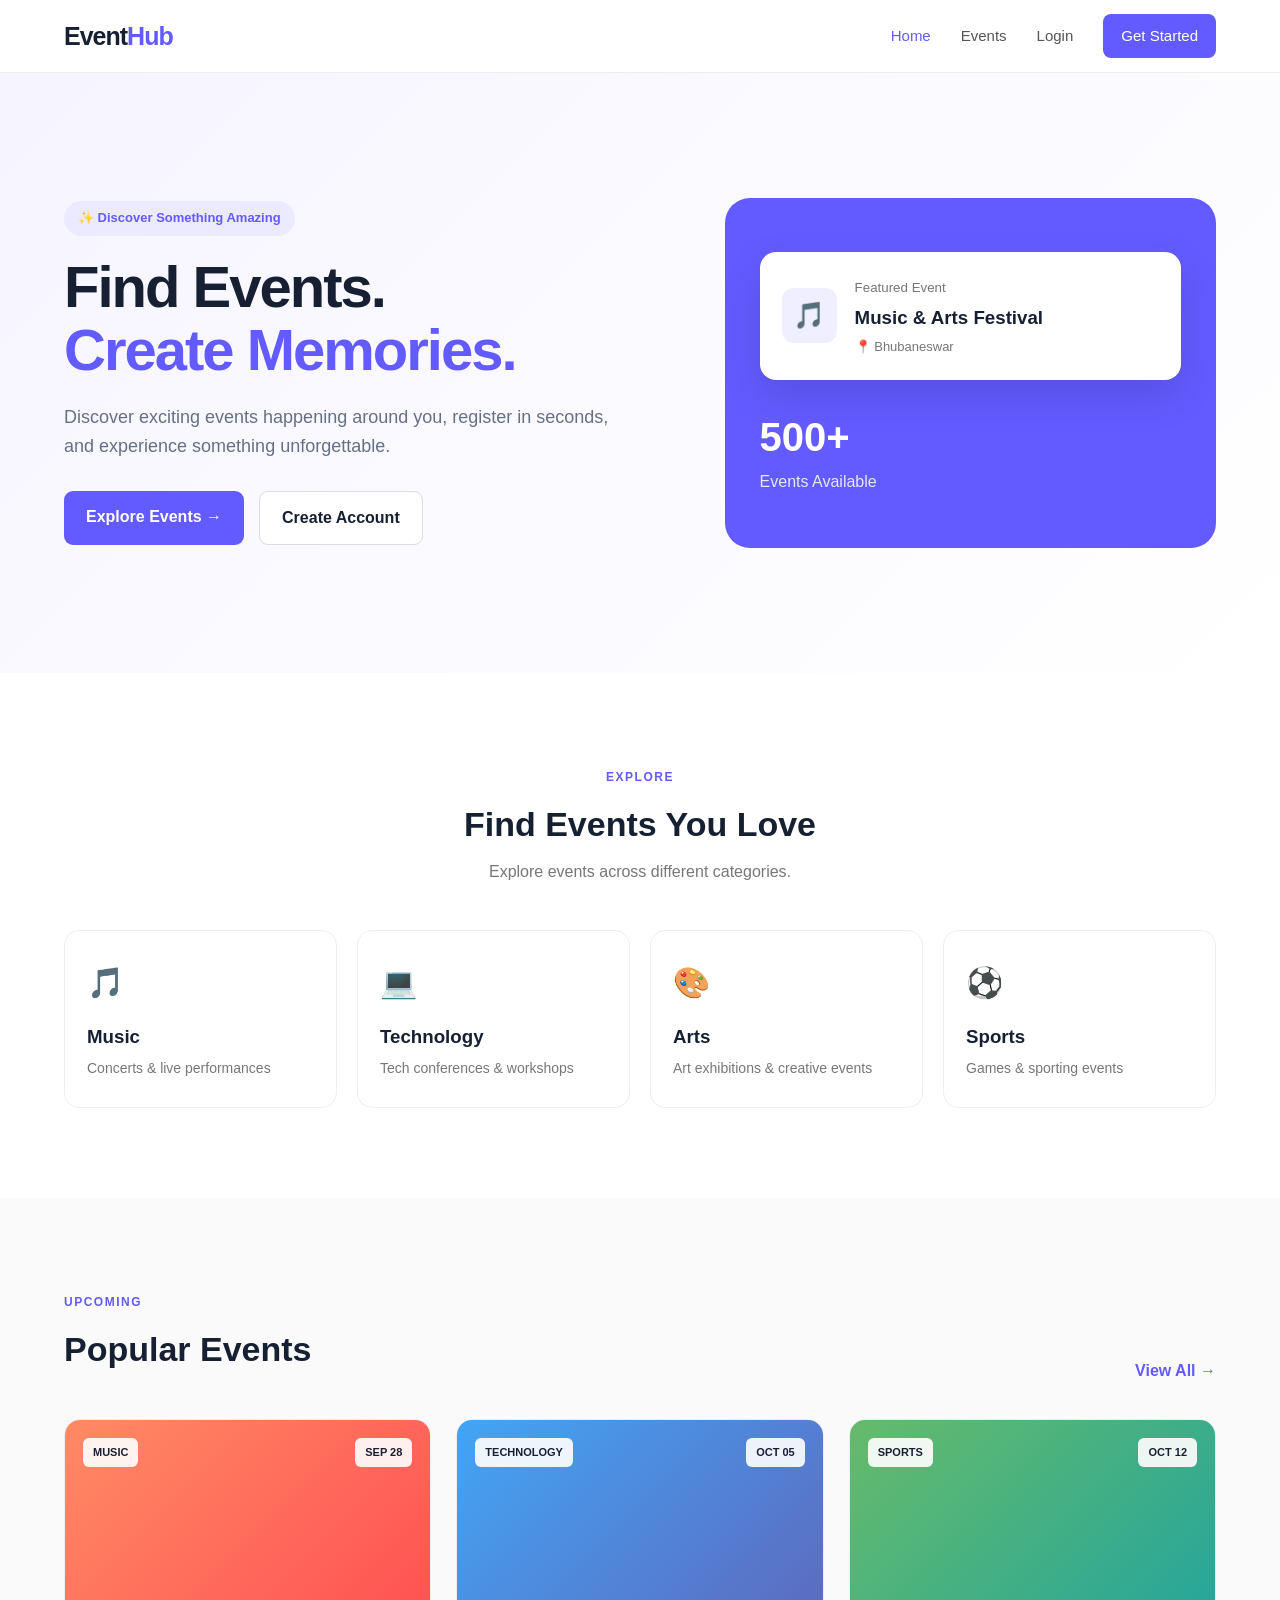
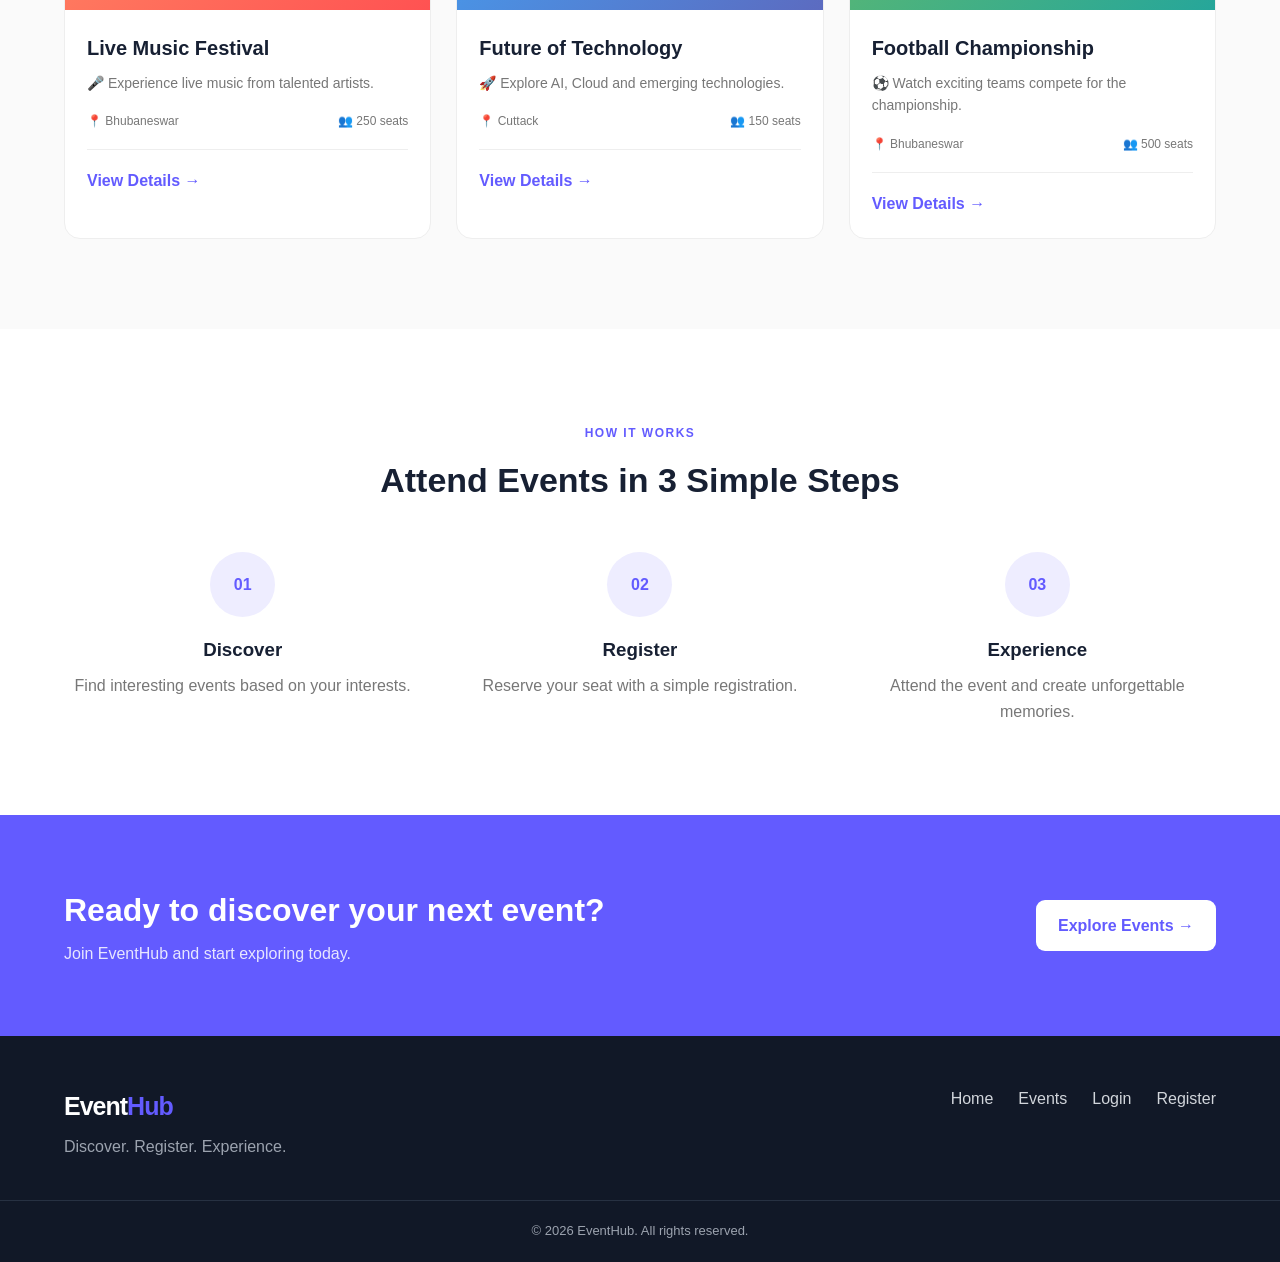
<file: index.html>
<!DOCTYPE html>
<html lang="en">

<head>
    <meta charset="UTF-8">
    <meta name="viewport" content="width=device-width, initial-scale=1.0">

    <title>EventHub | Discover. Register. Experience.</title>

    <link rel="stylesheet" href="style.css">
</head>

<body>

    <!-- ================= NAVBAR ================= -->

    <header class="navbar">

        <div class="container nav-content">

            <a href="index.html" class="logo">
                Event<span>Hub</span>
            </a>

            <nav class="nav-links">

                <a href="index.html" class="active">Home</a>

                <a href="events.html">Events</a>

                <a href="login.html">Login</a>

                <a href="register.html" class="nav-btn">
                    Get Started
                </a>

            </nav>

        </div>

    </header>


    <!-- ================= HERO ================= -->

    <main>

        <section class="hero">

            <div class="container hero-content">

                <div class="hero-text">

                    <span class="hero-badge">
                        ✨ Discover Something Amazing
                    </span>

                    <h1>
                        Find Events.
                        <span>Create Memories.</span>
                    </h1>

                    <p>
                        Discover exciting events happening around you,
                        register in seconds, and experience something
                        unforgettable.
                    </p>

                    <div class="hero-buttons">

                        <a href="events.html" class="btn primary-btn">
                            Explore Events →
                        </a>

                        <a href="register.html" class="btn secondary-btn">
                            Create Account
                        </a>

                    </div>

                </div>


                <div class="hero-card">

                    <div class="floating-card">

                        <span class="event-icon">🎵</span>

                        <div>
                            <small>Featured Event</small>

                            <h3>
                                Music & Arts Festival
                            </h3>

                            <p>
                                📍 Bhubaneswar
                            </p>
                        </div>

                    </div>

                    <div class="hero-stat">

                        <strong>500+</strong>

                        <span>Events Available</span>

                    </div>

                </div>

            </div>

        </section>


        <!-- ================= CATEGORIES ================= -->

        <section class="categories section">

            <div class="container">

                <div class="section-heading">

                    <span>EXPLORE</span>

                    <h2>
                        Find Events You Love
                    </h2>

                    <p>
                        Explore events across different categories.
                    </p>

                </div>


                <div class="category-grid">

                    <div class="category-card">

                        <div class="category-icon">
                            🎵
                        </div>

                        <h3>Music</h3>

                        <p>Concerts & live performances</p>

                    </div>


                    <div class="category-card">

                        <div class="category-icon">
                            💻
                        </div>

                        <h3>Technology</h3>

                        <p>Tech conferences & workshops</p>

                    </div>


                    <div class="category-card">

                        <div class="category-icon">
                            🎨
                        </div>

                        <h3>Arts</h3>

                        <p>Art exhibitions & creative events</p>

                    </div>


                    <div class="category-card">

                        <div class="category-icon">
                            ⚽
                        </div>

                        <h3>Sports</h3>

                        <p>Games & sporting events</p>

                    </div>

                </div>

            </div>

        </section>


        <!-- ================= FEATURED EVENTS ================= -->

        <section class="events-section section">

            <div class="container">

                <div class="section-top">

                    <div class="section-heading left">

                        <span>UPCOMING</span>

                        <h2>
                            Popular Events
                        </h2>

                    </div>

                    <a href="events.html" class="view-all">
                        View All →
                    </a>

                </div>


                <div class="event-grid">


                    <!-- EVENT 1 -->

                    <article class="event-card">

                        <div class="event-image music-bg">

                            <span class="event-category">
                                MUSIC
                            </span>

                            <span class="event-date">
                                SEP 28
                            </span>

                        </div>


                        <div class="event-content">

                            <h3>
                                Live Music Festival
                            </h3>

                            <p>
                                🎤 Experience live music from
                                talented artists.
                            </p>

                            <div class="event-info">

                                <span>
                                    📍 Bhubaneswar
                                </span>

                                <span>
                                    👥 250 seats
                                </span>

                            </div>


                            <a href="event-details.html"
                               class="event-btn">

                                View Details →

                            </a>

                        </div>

                    </article>


                    <!-- EVENT 2 -->

                    <article class="event-card">

                        <div class="event-image tech-bg">

                            <span class="event-category">
                                TECHNOLOGY
                            </span>

                            <span class="event-date">
                                OCT 05
                            </span>

                        </div>


                        <div class="event-content">

                            <h3>
                                Future of Technology
                            </h3>

                            <p>
                                🚀 Explore AI, Cloud and emerging
                                technologies.
                            </p>

                            <div class="event-info">

                                <span>
                                    📍 Cuttack
                                </span>

                                <span>
                                    👥 150 seats
                                </span>

                            </div>


                            <a href="event-details.html"
                               class="event-btn">

                                View Details →

                            </a>

                        </div>

                    </article>


                    <!-- EVENT 3 -->

                    <article class="event-card">

                        <div class="event-image sports-bg">

                            <span class="event-category">
                                SPORTS
                            </span>

                            <span class="event-date">
                                OCT 12
                            </span>

                        </div>


                        <div class="event-content">

                            <h3>
                                Football Championship
                            </h3>

                            <p>
                                ⚽ Watch exciting teams compete
                                for the championship.
                            </p>

                            <div class="event-info">

                                <span>
                                    📍 Bhubaneswar
                                </span>

                                <span>
                                    👥 500 seats
                                </span>

                            </div>


                            <a href="event-details.html"
                               class="event-btn">

                                View Details →

                            </a>

                        </div>

                    </article>

                </div>

            </div>

        </section>


        <!-- ================= HOW IT WORKS ================= -->

        <section class="how-section section">

            <div class="container">

                <div class="section-heading">

                    <span>HOW IT WORKS</span>

                    <h2>
                        Attend Events in 3 Simple Steps
                    </h2>

                </div>


                <div class="steps-grid">

                    <div class="step">

                        <div class="step-number">
                            01
                        </div>

                        <h3>
                            Discover
                        </h3>

                        <p>
                            Find interesting events based on
                            your interests.
                        </p>

                    </div>


                    <div class="step">

                        <div class="step-number">
                            02
                        </div>

                        <h3>
                            Register
                        </h3>

                        <p>
                            Reserve your seat with a simple
                            registration.
                        </p>

                    </div>


                    <div class="step">

                        <div class="step-number">
                            03
                        </div>

                        <h3>
                            Experience
                        </h3>

                        <p>
                            Attend the event and create
                            unforgettable memories.
                        </p>

                    </div>

                </div>

            </div>

        </section>


        <!-- ================= CTA ================= -->

        <section class="cta-section">

            <div class="container cta-content">

                <div>

                    <h2>
                        Ready to discover your next event?
                    </h2>

                    <p>
                        Join EventHub and start exploring today.
                    </p>

                </div>

                <a href="events.html" class="btn primary-btn">
                    Explore Events →
                </a>

            </div>

        </section>

    </main>


    <!-- ================= FOOTER ================= -->

    <footer class="footer">

        <div class="container footer-content">

            <div>

                <a href="index.html" class="logo">
                    Event<span>Hub</span>
                </a>

                <p>
                    Discover. Register. Experience.
                </p>

            </div>


            <div class="footer-links">

                <a href="index.html">Home</a>

                <a href="events.html">Events</a>

                <a href="login.html">Login</a>

                <a href="register.html">Register</a>

            </div>

        </div>


        <div class="copyright">

            © 2026 EventHub. All rights reserved.

        </div>

    </footer>


    <script>
        
    </script>

</body>

</html>
</file>
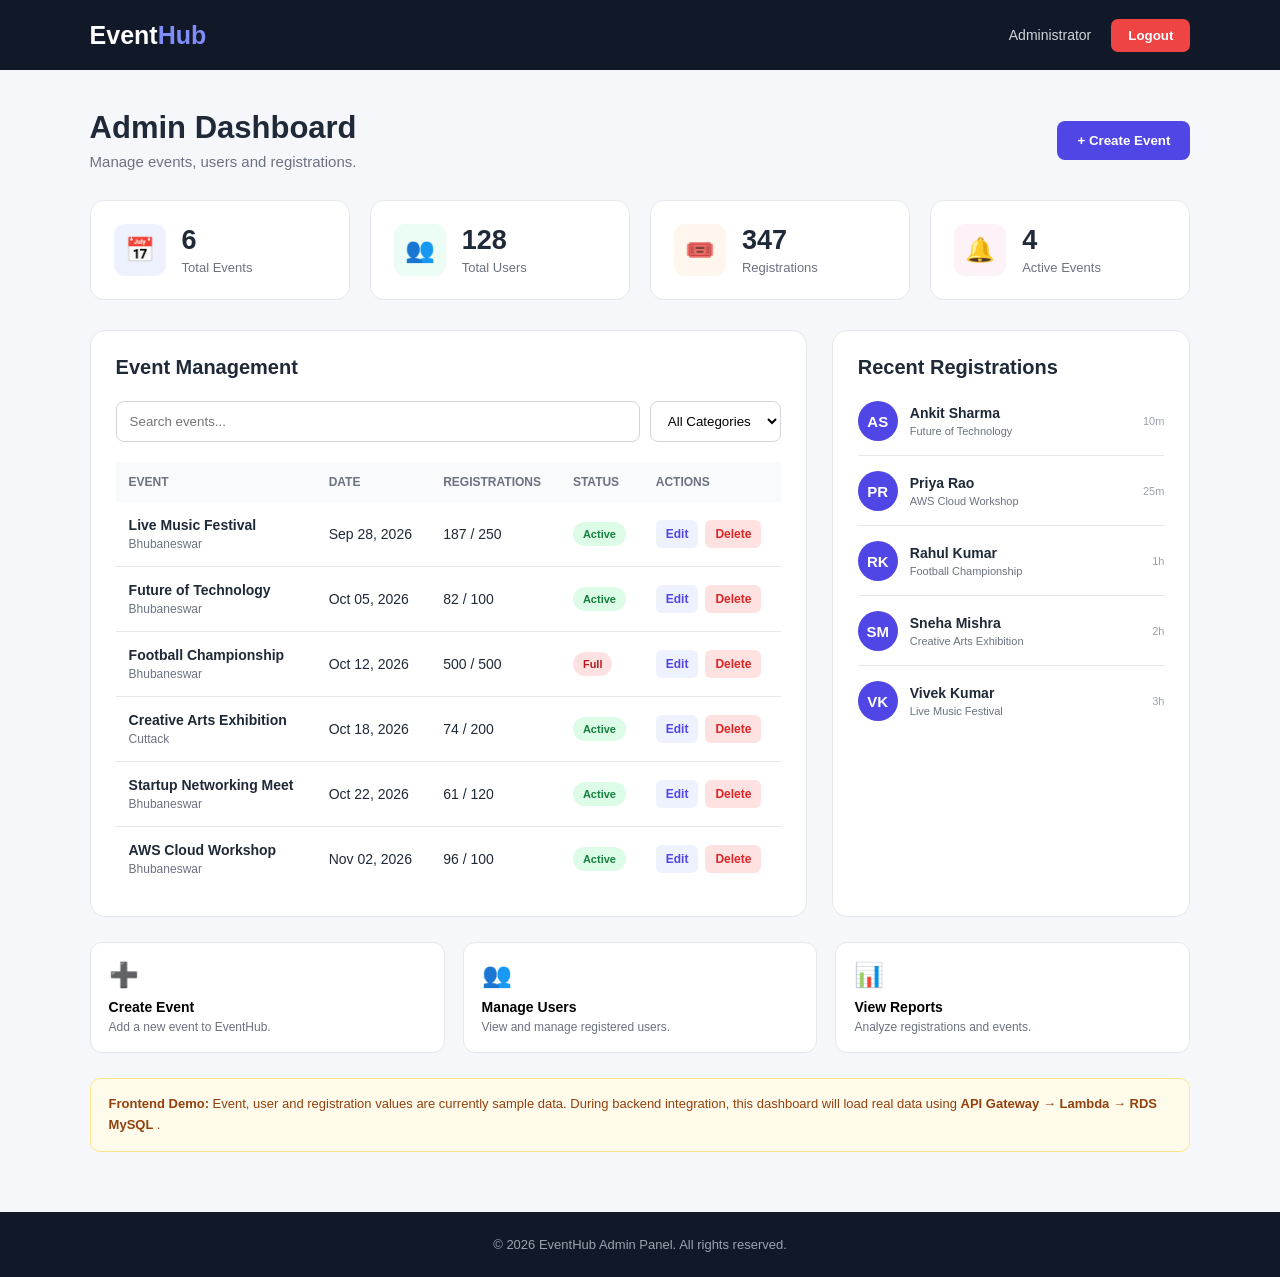
<file: admin.html>
<!DOCTYPE html>
<html lang="en">

<head>
    <meta charset="UTF-8">
    <meta name="viewport" content="width=device-width, initial-scale=1.0">

    <title>Admin Dashboard | EventHub</title>

    <style>

        /* =========================================
           RESET
        ========================================= */

        * {
            margin: 0;
            padding: 0;
            box-sizing: border-box;
        }

        body {
            font-family: Arial, Helvetica, sans-serif;
            background: #f5f7fb;
            color: #1f2937;
        }

        button,
        input,
        select {
            font-family: inherit;
        }

        /* =========================================
           NAVBAR
        ========================================= */

        .ehadmin-navbar {
            height: 70px;
            background: #111827;
            color: white;

            display: flex;
            align-items: center;
            justify-content: space-between;

            padding: 0 7%;

            position: sticky;
            top: 0;
            z-index: 100;
        }

        .ehadmin-logo {
            font-size: 25px;
            font-weight: 800;
            color: white;
            text-decoration: none;
        }

        .ehadmin-logo span {
            color: #818cf8;
        }

        .ehadmin-nav-right {
            display: flex;
            align-items: center;
            gap: 20px;
        }

        .ehadmin-label {
            color: #d1d5db;
            font-size: 14px;
        }

        .ehadmin-logout {
            border: none;
            background: #ef4444;
            color: white;

            padding: 9px 17px;
            border-radius: 7px;

            font-weight: 600;
            cursor: pointer;

            transition: 0.3s;
        }

        .ehadmin-logout:hover {
            background: #dc2626;
        }

        /* =========================================
           MAIN CONTAINER
        ========================================= */

        .ehadmin-container {
            width: 86%;
            max-width: 1300px;
            margin: auto;
        }

        .ehadmin-main {
            padding: 40px 0 60px;
        }

        /* =========================================
           HEADER
        ========================================= */

        .ehadmin-header {
            display: flex;
            justify-content: space-between;
            align-items: center;

            margin-bottom: 30px;
        }

        .ehadmin-header h1 {
            font-size: 31px;
            margin-bottom: 7px;
        }

        .ehadmin-header p {
            color: #6b7280;
            font-size: 15px;
        }

        .ehadmin-add-event {
            border: none;
            background: #4f46e5;
            color: white;

            padding: 12px 20px;
            border-radius: 8px;

            font-weight: 700;
            cursor: pointer;

            transition: 0.3s;
        }

        .ehadmin-add-event:hover {
            background: #4338ca;
            transform: translateY(-1px);
        }

        /* =========================================
           STATISTICS
        ========================================= */

        .ehadmin-stats {
            display: grid;
            grid-template-columns: repeat(4, 1fr);
            gap: 20px;

            margin-bottom: 30px;
        }

        .ehadmin-stat-card {
            background: white;
            border: 1px solid #e5e7eb;

            border-radius: 14px;
            padding: 23px;

            display: flex;
            align-items: center;
            gap: 16px;

            transition: 0.3s;
        }

        .ehadmin-stat-card:hover {
            transform: translateY(-3px);
            box-shadow: 0 10px 25px rgba(0, 0, 0, 0.06);
        }

        .ehadmin-stat-icon {
            width: 52px;
            height: 52px;

            border-radius: 11px;

            display: flex;
            align-items: center;
            justify-content: center;

            font-size: 24px;

            background: #eef2ff;
        }

        .ehadmin-stat-card:nth-child(2)
        .ehadmin-stat-icon {
            background: #ecfdf5;
        }

        .ehadmin-stat-card:nth-child(3)
        .ehadmin-stat-icon {
            background: #fff7ed;
        }

        .ehadmin-stat-card:nth-child(4)
        .ehadmin-stat-icon {
            background: #fdf2f8;
        }

        .ehadmin-stat-info h2 {
            font-size: 27px;
            margin-bottom: 4px;
        }

        .ehadmin-stat-info p {
            color: #6b7280;
            font-size: 13px;
        }

        /* =========================================
           MAIN GRID
        ========================================= */

        .ehadmin-grid {
            display: grid;
            grid-template-columns: 2fr 1fr;
            gap: 25px;
        }

        .ehadmin-card {
            background: white;
            border: 1px solid #e5e7eb;
            border-radius: 15px;
            padding: 25px;
        }

        .ehadmin-card-header {
            display: flex;
            align-items: center;
            justify-content: space-between;

            margin-bottom: 22px;
        }

        .ehadmin-card-header h2 {
            font-size: 20px;
        }

        /* =========================================
           SEARCH
        ========================================= */

        .ehadmin-search-area {
            display: flex;
            gap: 10px;

            margin-bottom: 20px;
        }

        .ehadmin-search {
            flex: 1;

            padding: 11px 13px;

            border: 1px solid #d1d5db;
            border-radius: 8px;

            outline: none;
        }

        .ehadmin-search:focus {
            border-color: #4f46e5;
        }

        .ehadmin-filter {
            padding: 11px 13px;

            border: 1px solid #d1d5db;
            border-radius: 8px;

            background: white;
            outline: none;
        }

        /* =========================================
           EVENT TABLE
        ========================================= */

        .ehadmin-table-wrapper {
            overflow-x: auto;
        }

        .ehadmin-table {
            width: 100%;
            border-collapse: collapse;
            min-width: 650px;
        }

        .ehadmin-table th {
            text-align: left;

            background: #f9fafb;
            color: #6b7280;

            font-size: 12px;
            text-transform: uppercase;

            padding: 13px;
        }

        .ehadmin-table td {
            padding: 15px 13px;

            border-bottom: 1px solid #e5e7eb;

            font-size: 14px;
        }

        .ehadmin-table tr:last-child td {
            border-bottom: none;
        }

        .ehadmin-event-name {
            font-weight: 700;
        }

        .ehadmin-event-location {
            color: #6b7280;
            font-size: 12px;

            margin-top: 4px;
        }

        /* =========================================
           STATUS
        ========================================= */

        .ehadmin-status {
            display: inline-block;

            padding: 6px 10px;

            border-radius: 20px;

            font-size: 11px;
            font-weight: 700;
        }

        .ehadmin-status-active {
            background: #dcfce7;
            color: #15803d;
        }

        .ehadmin-status-full {
            background: #fee2e2;
            color: #b91c1c;
        }

        /* =========================================
           ACTION BUTTONS
        ========================================= */

        .ehadmin-actions {
            display: flex;
            gap: 7px;
        }

        .ehadmin-action-btn {
            border: none;

            padding: 7px 10px;

            border-radius: 6px;

            font-size: 12px;
            font-weight: 600;

            cursor: pointer;
        }

        .ehadmin-edit {
            background: #eef2ff;
            color: #4f46e5;
        }

        .ehadmin-delete {
            background: #fee2e2;
            color: #dc2626;
        }

        .ehadmin-action-btn:hover {
            opacity: 0.8;
        }

        /* =========================================
           RECENT REGISTRATIONS
        ========================================= */

        .ehadmin-registration-list {
            display: flex;
            flex-direction: column;
            gap: 15px;
        }

        .ehadmin-registration {
            display: flex;
            align-items: center;

            gap: 12px;

            padding-bottom: 14px;

            border-bottom: 1px solid #e5e7eb;
        }

        .ehadmin-registration:last-child {
            border-bottom: none;
            padding-bottom: 0;
        }

        .ehadmin-user-avatar {
            width: 40px;
            height: 40px;

            border-radius: 50%;

            background: #4f46e5;
            color: white;

            display: flex;
            align-items: center;
            justify-content: center;

            font-size: 15px;
            font-weight: 700;

            flex-shrink: 0;
        }

        .ehadmin-user-info {
            flex: 1;
        }

        .ehadmin-user-info h3 {
            font-size: 14px;
            margin-bottom: 4px;
        }

        .ehadmin-user-info p {
            color: #6b7280;
            font-size: 11px;
        }

        .ehadmin-registration-time {
            color: #9ca3af;
            font-size: 11px;
        }

        /* =========================================
           QUICK ACTIONS
        ========================================= */

        .ehadmin-quick-actions {
            margin-top: 25px;

            display: grid;
            grid-template-columns: repeat(3, 1fr);

            gap: 18px;
        }

        .ehadmin-quick-action {
            border: 1px solid #e5e7eb;
            background: white;

            border-radius: 12px;

            padding: 18px;

            cursor: pointer;

            text-align: left;

            transition: 0.3s;
        }

        .ehadmin-quick-action:hover {
            border-color: #c7d2fe;
            transform: translateY(-2px);
        }

        .ehadmin-quick-icon {
            font-size: 24px;
            margin-bottom: 10px;
        }

        .ehadmin-quick-action h3 {
            font-size: 14px;
            margin-bottom: 5px;
        }

        .ehadmin-quick-action p {
            color: #6b7280;
            font-size: 12px;
        }

        /* =========================================
           MODAL
        ========================================= */

        .ehadmin-modal-overlay {
            position: fixed;

            inset: 0;

            background: rgba(17, 24, 39, 0.65);

            display: none;

            align-items: center;
            justify-content: center;

            padding: 20px;

            z-index: 500;
        }

        .ehadmin-modal-overlay.active {
            display: flex;
        }

        .ehadmin-modal {
            width: 100%;
            max-width: 560px;

            background: white;

            border-radius: 15px;

            padding: 28px;

            max-height: 90vh;
            overflow-y: auto;
        }

        .ehadmin-modal-header {
            display: flex;
            justify-content: space-between;
            align-items: center;

            margin-bottom: 22px;
        }

        .ehadmin-modal-header h2 {
            font-size: 21px;
        }

        .ehadmin-close {
            border: none;
            background: transparent;

            font-size: 25px;

            cursor: pointer;
            color: #6b7280;
        }

        /* =========================================
           FORM
        ========================================= */

        .ehadmin-form-group {
            margin-bottom: 17px;
        }

        .ehadmin-form-group label {
            display: block;

            margin-bottom: 7px;

            font-size: 13px;
            font-weight: 700;
        }

        .ehadmin-form-group input,
        .ehadmin-form-group textarea,
        .ehadmin-form-group select {
            width: 100%;

            padding: 11px 12px;

            border: 1px solid #d1d5db;

            border-radius: 8px;

            outline: none;
        }

        .ehadmin-form-group textarea {
            min-height: 90px;
            resize: vertical;
        }

        .ehadmin-form-group input:focus,
        .ehadmin-form-group textarea:focus,
        .ehadmin-form-group select:focus {
            border-color: #4f46e5;
        }

        .ehadmin-form-row {
            display: grid;
            grid-template-columns: 1fr 1fr;
            gap: 15px;
        }

        .ehadmin-submit {
            width: 100%;

            border: none;

            background: #4f46e5;
            color: white;

            padding: 12px;

            border-radius: 8px;

            font-weight: 700;

            cursor: pointer;
        }

        .ehadmin-submit:hover {
            background: #4338ca;
        }

        /* =========================================
           EMPTY STATE
        ========================================= */

        .ehadmin-empty {
            text-align: center;

            padding: 30px;

            color: #6b7280;

            display: none;
        }

        /* =========================================
           DEMO NOTICE
        ========================================= */

        .ehadmin-demo {
            margin-top: 25px;

            background: #fffbeb;

            border: 1px solid #fde68a;

            color: #92400e;

            padding: 15px 18px;

            border-radius: 10px;

            font-size: 13px;

            line-height: 1.6;
        }

        /* =========================================
           FOOTER
        ========================================= */

        .ehadmin-footer {
            background: #111827;

            color: #9ca3af;

            text-align: center;

            padding: 25px;

            font-size: 13px;
        }

        /* =========================================
           RESPONSIVE
        ========================================= */

        @media (max-width: 1000px) {

            .ehadmin-stats {
                grid-template-columns: repeat(2, 1fr);
            }

            .ehadmin-grid {
                grid-template-columns: 1fr;
            }
        }

        @media (max-width: 700px) {

            .ehadmin-navbar {
                padding: 0 5%;
            }

            .ehadmin-label {
                display: none;
            }

            .ehadmin-container {
                width: 90%;
            }

            .ehadmin-header {
                flex-direction: column;
                align-items: flex-start;
                gap: 15px;
            }

            .ehadmin-stats {
                grid-template-columns: 1fr;
            }

            .ehadmin-search-area {
                flex-direction: column;
            }

            .ehadmin-quick-actions {
                grid-template-columns: 1fr;
            }

            .ehadmin-form-row {
                grid-template-columns: 1fr;
            }
        }

    </style>
</head>


<body>


    <!-- =========================================
         NAVBAR
    ========================================== -->

    <nav class="ehadmin-navbar">

        <a href="index.html" class="ehadmin-logo">
            Event<span>Hub</span>
        </a>

        <div class="ehadmin-nav-right">

            <span class="ehadmin-label">
                Administrator
            </span>

            <button
                class="ehadmin-logout"
                id="ehadminLogoutBtn">

                Logout

            </button>

        </div>

    </nav>


    <!-- =========================================
         MAIN
    ========================================== -->

    <main class="ehadmin-main">

        <div class="ehadmin-container">


            <!-- HEADER -->

            <section class="ehadmin-header">

                <div>

                    <h1>
                        Admin Dashboard
                    </h1>

                    <p>
                        Manage events, users and registrations.
                    </p>

                </div>

                <button
                    class="ehadmin-add-event"
                    id="ehadminAddEventBtn">

                    + Create Event

                </button>

            </section>


            <!-- =====================================
                 STATISTICS
            ====================================== -->

            <section class="ehadmin-stats">


                <div class="ehadmin-stat-card">

                    <div class="ehadmin-stat-icon">
                        📅
                    </div>

                    <div class="ehadmin-stat-info">

                        <h2 id="ehadminTotalEvents">
                            6
                        </h2>

                        <p>
                            Total Events
                        </p>

                    </div>

                </div>


                <div class="ehadmin-stat-card">

                    <div class="ehadmin-stat-icon">
                        👥
                    </div>

                    <div class="ehadmin-stat-info">

                        <h2 id="ehadminTotalUsers">
                            128
                        </h2>

                        <p>
                            Total Users
                        </p>

                    </div>

                </div>


                <div class="ehadmin-stat-card">

                    <div class="ehadmin-stat-icon">
                        🎟️
                    </div>

                    <div class="ehadmin-stat-info">

                        <h2 id="ehadminTotalRegistrations">
                            347
                        </h2>

                        <p>
                            Registrations
                        </p>

                    </div>

                </div>


                <div class="ehadmin-stat-card">

                    <div class="ehadmin-stat-icon">
                        🔔
                    </div>

                    <div class="ehadmin-stat-info">

                        <h2>
                            4
                        </h2>

                        <p>
                            Active Events
                        </p>

                    </div>

                </div>

            </section>


            <!-- =====================================
                 CONTENT GRID
            ====================================== -->

            <section class="ehadmin-grid">


                <!-- EVENTS MANAGEMENT -->

                <div class="ehadmin-card">

                    <div class="ehadmin-card-header">

                        <h2>
                            Event Management
                        </h2>

                    </div>


                    <!-- SEARCH -->

                    <div class="ehadmin-search-area">

                        <input
                            type="text"
                            id="ehadminSearchInput"
                            class="ehadmin-search"
                            placeholder="Search events...">


                        <select
                            id="ehadminCategoryFilter"
                            class="ehadmin-filter">

                            <option value="all">
                                All Categories
                            </option>

                            <option value="technology">
                                Technology
                            </option>

                            <option value="music">
                                Music
                            </option>

                            <option value="sports">
                                Sports
                            </option>

                            <option value="arts">
                                Arts
                            </option>

                            <option value="business">
                                Business
                            </option>

                        </select>

                    </div>


                    <!-- TABLE -->

                    <div class="ehadmin-table-wrapper">

                        <table class="ehadmin-table">

                            <thead>

                                <tr>

                                    <th>
                                        Event
                                    </th>

                                    <th>
                                        Date
                                    </th>

                                    <th>
                                        Registrations
                                    </th>

                                    <th>
                                        Status
                                    </th>

                                    <th>
                                        Actions
                                    </th>

                                </tr>

                            </thead>


                            <tbody id="ehadminEventTableBody">


                                <tr
                                    data-category="music"
                                    data-title="Live Music Festival">

                                    <td>

                                        <div class="ehadmin-event-name">
                                            Live Music Festival
                                        </div>

                                        <div class="ehadmin-event-location">
                                            Bhubaneswar
                                        </div>

                                    </td>

                                    <td>
                                        Sep 28, 2026
                                    </td>

                                    <td>
                                        187 / 250
                                    </td>

                                    <td>

                                        <span class="ehadmin-status ehdash-status-active ehadmin-status-active">
                                            Active
                                        </span>

                                    </td>

                                    <td>

                                        <div class="ehadmin-actions">

                                            <button
                                                class="ehadmin-action-btn ehadmin-edit"
                                                data-event="Live Music Festival">

                                                Edit

                                            </button>

                                            <button
                                                class="ehadmin-action-btn ehadmin-delete"
                                                data-event="Live Music Festival">

                                                Delete

                                            </button>

                                        </div>

                                    </td>

                                </tr>


                                <tr
                                    data-category="technology"
                                    data-title="Future of Technology">

                                    <td>

                                        <div class="ehadmin-event-name">
                                            Future of Technology
                                        </div>

                                        <div class="ehadmin-event-location">
                                            Bhubaneswar
                                        </div>

                                    </td>

                                    <td>
                                        Oct 05, 2026
                                    </td>

                                    <td>
                                        82 / 100
                                    </td>

                                    <td>

                                        <span class="ehadmin-status ehadmin-status-active">
                                            Active
                                        </span>

                                    </td>

                                    <td>

                                        <div class="ehadmin-actions">

                                            <button
                                                class="ehadmin-action-btn ehadmin-edit"
                                                data-event="Future of Technology">

                                                Edit

                                            </button>

                                            <button
                                                class="ehadmin-action-btn ehadmin-delete"
                                                data-event="Future of Technology">

                                                Delete

                                            </button>

                                        </div>

                                    </td>

                                </tr>


                                <tr
                                    data-category="sports"
                                    data-title="Football Championship">

                                    <td>

                                        <div class="ehadmin-event-name">
                                            Football Championship
                                        </div>

                                        <div class="ehadmin-event-location">
                                            Bhubaneswar
                                        </div>

                                    </td>

                                    <td>
                                        Oct 12, 2026
                                    </td>

                                    <td>
                                        500 / 500
                                    </td>

                                    <td>

                                        <span class="ehadmin-status ehadmin-status-full">
                                            Full
                                        </span>

                                    </td>

                                    <td>

                                        <div class="ehadmin-actions">

                                            <button
                                                class="ehadmin-action-btn ehadmin-edit"
                                                data-event="Football Championship">

                                                Edit

                                            </button>

                                            <button
                                                class="ehadmin-action-btn ehadmin-delete"
                                                data-event="Football Championship">

                                                Delete

                                            </button>

                                        </div>

                                    </td>

                                </tr>


                                <tr
                                    data-category="arts"
                                    data-title="Creative Arts Exhibition">

                                    <td>

                                        <div class="ehadmin-event-name">
                                            Creative Arts Exhibition
                                        </div>

                                        <div class="ehadmin-event-location">
                                            Cuttack
                                        </div>

                                    </td>

                                    <td>
                                        Oct 18, 2026
                                    </td>

                                    <td>
                                        74 / 200
                                    </td>

                                    <td>

                                        <span class="ehadmin-status ehadmin-status-active">
                                            Active
                                        </span>

                                    </td>

                                    <td>

                                        <div class="ehadmin-actions">

                                            <button
                                                class="ehadmin-action-btn ehadmin-edit"
                                                data-event="Creative Arts Exhibition">

                                                Edit

                                            </button>

                                            <button
                                                class="ehadmin-action-btn ehadmin-delete"
                                                data-event="Creative Arts Exhibition">

                                                Delete

                                            </button>

                                        </div>

                                    </td>

                                </tr>


                                <tr
                                    data-category="business"
                                    data-title="Startup Networking Meet">

                                    <td>

                                        <div class="ehadmin-event-name">
                                            Startup Networking Meet
                                        </div>

                                        <div class="ehadmin-event-location">
                                            Bhubaneswar
                                        </div>

                                    </td>

                                    <td>
                                        Oct 22, 2026
                                    </td>

                                    <td>
                                        61 / 120
                                    </td>

                                    <td>

                                        <span class="ehadmin-status ehadmin-status-active">
                                            Active
                                        </span>

                                    </td>

                                    <td>

                                        <div class="ehadmin-actions">

                                            <button
                                                class="ehadmin-action-btn ehadmin-edit"
                                                data-event="Startup Networking Meet">

                                                Edit

                                            </button>

                                            <button
                                                class="ehadmin-action-btn ehadmin-delete"
                                                data-event="Startup Networking Meet">

                                                Delete

                                            </button>

                                        </div>

                                    </td>

                                </tr>


                                <tr
                                    data-category="technology"
                                    data-title="AWS Cloud Workshop">

                                    <td>

                                        <div class="ehadmin-event-name">
                                            AWS Cloud Workshop
                                        </div>

                                        <div class="ehadmin-event-location">
                                            Bhubaneswar
                                        </div>

                                    </td>

                                    <td>
                                        Nov 02, 2026
                                    </td>

                                    <td>
                                        96 / 100
                                    </td>

                                    <td>

                                        <span class="ehadmin-status ehadmin-status-active">
                                            Active
                                        </span>

                                    </td>

                                    <td>

                                        <div class="ehadmin-actions">

                                            <button
                                                class="ehadmin-action-btn ehadmin-edit"
                                                data-event="AWS Cloud Workshop">

                                                Edit

                                            </button>

                                            <button
                                                class="ehadmin-action-btn ehadmin-delete"
                                                data-event="AWS Cloud Workshop">

                                                Delete

                                            </button>

                                        </div>

                                    </td>

                                </tr>


                            </tbody>

                        </table>

                    </div>


                    <div
                        class="ehadmin-empty"
                        id="ehadminEmptyState">

                        No events found.

                    </div>

                </div>


                <!-- RECENT REGISTRATIONS -->

                <div class="ehadmin-card">

                    <div class="ehadmin-card-header">

                        <h2>
                            Recent Registrations
                        </h2>

                    </div>


                    <div class="ehadmin-registration-list">


                        <div class="ehadmin-registration">

                            <div class="ehadmin-user-avatar">
                                AS
                            </div>

                            <div class="ehadmin-user-info">

                                <h3>
                                    Ankit Sharma
                                </h3>

                                <p>
                                    Future of Technology
                                </p>

                            </div>

                            <span class="ehadmin-registration-time">
                                10m
                            </span>

                        </div>


                        <div class="ehadmin-registration">

                            <div class="ehadmin-user-avatar">
                                PR
                            </div>

                            <div class="ehadmin-user-info">

                                <h3>
                                    Priya Rao
                                </h3>

                                <p>
                                    AWS Cloud Workshop
                                </p>

                            </div>

                            <span class="ehadmin-registration-time">
                                25m
                            </span>

                        </div>


                        <div class="ehadmin-registration">

                            <div class="ehadmin-user-avatar">
                                RK
                            </div>

                            <div class="ehadmin-user-info">

                                <h3>
                                    Rahul Kumar
                                </h3>

                                <p>
                                    Football Championship
                                </p>

                            </div>

                            <span class="ehadmin-registration-time">
                                1h
                            </span>

                        </div>


                        <div class="ehadmin-registration">

                            <div class="ehadmin-user-avatar">
                                SM
                            </div>

                            <div class="ehadmin-user-info">

                                <h3>
                                    Sneha Mishra
                                </h3>

                                <p>
                                    Creative Arts Exhibition
                                </p>

                            </div>

                            <span class="ehadmin-registration-time">
                                2h
                            </span>

                        </div>


                        <div class="ehadmin-registration">

                            <div class="ehadmin-user-avatar">
                                VK
                            </div>

                            <div class="ehadmin-user-info">

                                <h3>
                                    Vivek Kumar
                                </h3>

                                <p>
                                    Live Music Festival
                                </p>

                            </div>

                            <span class="ehadmin-registration-time">
                                3h
                            </span>

                        </div>


                    </div>

                </div>

            </section>


            <!-- =====================================
                 QUICK ACTIONS
            ====================================== -->

            <section class="ehadmin-quick-actions">


                <button
                    class="ehadmin-quick-action"
                    id="ehadminQuickCreate">

                    <div class="ehadmin-quick-icon">
                        ➕
                    </div>

                    <h3>
                        Create Event
                    </h3>

                    <p>
                        Add a new event to EventHub.
                    </p>

                </button>


                <button
                    class="ehadmin-quick-action"
                    id="ehadminQuickUsers">

                    <div class="ehadmin-quick-icon">
                        👥
                    </div>

                    <h3>
                        Manage Users
                    </h3>

                    <p>
                        View and manage registered users.
                    </p>

                </button>


                <button
                    class="ehadmin-quick-action"
                    id="ehadminQuickReports">

                    <div class="ehadmin-quick-icon">
                        📊
                    </div>

                    <h3>
                        View Reports
                    </h3>

                    <p>
                        Analyze registrations and events.
                    </p>

                </button>


            </section>


            <!-- DEMO NOTICE -->

            <div class="ehadmin-demo">

                <strong>Frontend Demo:</strong>

                Event, user and registration values are currently
                sample data.

                During backend integration, this dashboard will load
                real data using

                <strong>
                    API Gateway → Lambda → RDS MySQL
                </strong>.

            </div>


        </div>

    </main>


    <!-- =========================================
         CREATE EVENT MODAL
    ========================================== -->

    <div
        class="ehadmin-modal-overlay"
        id="ehadminModalOverlay">


        <div class="ehadmin-modal">


            <div class="ehadmin-modal-header">

                <h2>
                    Create New Event
                </h2>

                <button
                    class="ehadmin-close"
                    id="ehadminCloseModal">

                    ×

                </button>

            </div>


            <form id="ehadminCreateEventForm">


                <div class="ehadmin-form-group">

                    <label>
                        Event Title
                    </label>

                    <input
                        type="text"
                        id="ehadminEventTitle"
                        placeholder="Enter event title"
                        required>

                </div>


                <div class="ehadmin-form-group">

                    <label>
                        Description
                    </label>

                    <textarea
                        id="ehadminEventDescription"
                        placeholder="Enter event description"
                        required></textarea>

                </div>


                <div class="ehadmin-form-row">


                    <div class="ehadmin-form-group">

                        <label>
                            Date
                        </label>

                        <input
                            type="date"
                            id="ehadminEventDate"
                            required>

                    </div>


                    <div class="ehadmin-form-group">

                        <label>
                            Time
                        </label>

                        <input
                            type="time"
                            id="ehadminEventTime"
                            required>

                    </div>


                </div>


                <div class="ehadmin-form-row">


                    <div class="ehadmin-form-group">

                        <label>
                            Location
                        </label>

                        <input
                            type="text"
                            id="ehadminEventLocation"
                            placeholder="Bhubaneswar"
                            required>

                    </div>


                    <div class="ehadmin-form-group">

                        <label>
                            Category
                        </label>

                        <select
                            id="ehadminEventCategory"
                            required>

                            <option value="">
                                Select Category
                            </option>

                            <option value="technology">
                                Technology
                            </option>

                            <option value="music">
                                Music
                            </option>

                            <option value="sports">
                                Sports
                            </option>

                            <option value="arts">
                                Arts
                            </option>

                            <option value="business">
                                Business
                            </option>

                        </select>

                    </div>

                </div>


                <div class="ehadmin-form-group">

                    <label>
                        Capacity
                    </label>

                    <input
                        type="number"
                        id="ehadminEventCapacity"
                        placeholder="100"
                        min="1"
                        required>

                </div>


                <button
                    type="submit"
                    class="ehadmin-submit">

                    Create Event

                </button>


            </form>

        </div>

    </div>


    <!-- =========================================
         FOOTER
    ========================================== -->

    <footer class="ehadmin-footer">

        © 2026 EventHub Admin Panel. All rights reserved.

    </footer>


    <!-- =========================================
         JAVASCRIPT
    ========================================== -->

    <script>


        /* =========================================
           ELEMENTS
        ========================================== */

        const ehadminModalOverlay =
            document.getElementById("ehadminModalOverlay");

        const ehadminAddEventBtn =
            document.getElementById("ehadminAddEventBtn");

        const ehadminQuickCreate =
            document.getElementById("ehadminQuickCreate");

        const ehadminCloseModal =
            document.getElementById("ehadminCloseModal");


        /* =========================================
           OPEN MODAL
        ========================================== */

        function ehadminOpenModal() {

            ehadminModalOverlay.classList.add("active");

        }


        ehadminAddEventBtn.addEventListener(
            "click",
            ehadminOpenModal
        );


        ehadminQuickCreate.addEventListener(
            "click",
            ehadminOpenModal
        );


        /* =========================================
           CLOSE MODAL
        ========================================== */

        ehadminCloseModal.addEventListener(
            "click",
            function () {

                ehadminModalOverlay.classList.remove(
                    "active"
                );

            }
        );


        ehadminModalOverlay.addEventListener(
            "click",
            function (event) {

                if (
                    event.target ===
                    ehadminModalOverlay
                ) {

                    ehadminModalOverlay.classList.remove(
                        "active"
                    );

                }

            }
        );


        /* =========================================
           CREATE EVENT
        ========================================== */

        document
            .getElementById("ehadminCreateEventForm")
            .addEventListener(
                "submit",
                function (event) {

                    event.preventDefault();


                    const ehadminTitle =
                        document.getElementById(
                            "ehadminEventTitle"
                        ).value.trim();


                    const ehadminCategory =
                        document.getElementById(
                            "ehadminEventCategory"
                        ).value;


                    if (
                        !ehadminTitle ||
                        !ehadminCategory
                    ) {

                        alert(
                            "Please fill all required fields."
                        );

                        return;

                    }


                    alert(
                        "Event created successfully! (Frontend Demo)"
                    );


                    document
                        .getElementById(
                            "ehadminCreateEventForm"
                        )
                        .reset();


                    ehadminModalOverlay.classList.remove(
                        "active"
                    );

                }
            );


        /* =========================================
           SEARCH + FILTER
        ========================================== */

        const ehadminSearchInput =
            document.getElementById(
                "ehadminSearchInput"
            );

        const ehadminCategoryFilter =
            document.getElementById(
                "ehadminCategoryFilter"
            );

        const ehadminEventRows =
            document.querySelectorAll(
                "#ehadminEventTableBody tr"
            );

        const ehadminEmptyState =
            document.getElementById(
                "ehadminEmptyState"
            );


        function ehadminFilterEvents() {

            const ehadminSearch =
                ehadminSearchInput.value
                    .toLowerCase()
                    .trim();

            const ehadminCategory =
                ehadminCategoryFilter.value;


            let ehadminVisibleCount = 0;


            ehadminEventRows.forEach(
                function (row) {

                    const ehadminTitle =
                        row.dataset.title
                            .toLowerCase();

                    const ehadminRowCategory =
                        row.dataset.category;


                    const ehadminMatchesSearch =
                        ehadminTitle.includes(
                            ehadminSearch
                        );


                    const ehadminMatchesCategory =
                        ehadminCategory === "all" ||
                        ehadminRowCategory ===
                        ehadminCategory;


                    if (
                        ehadminMatchesSearch &&
                        ehadminMatchesCategory
                    ) {

                        row.style.display = "";

                        ehadminVisibleCount++;

                    }

                    else {

                        row.style.display = "none";

                    }

                }
            );


            if (ehadminVisibleCount === 0) {

                ehadminEmptyState.style.display =
                    "block";

            }

            else {

                ehadminEmptyState.style.display =
                    "none";

            }

        }


        ehadminSearchInput.addEventListener(
            "input",
            ehadminFilterEvents
        );


        ehadminCategoryFilter.addEventListener(
            "change",
            ehadminFilterEvents
        );


        /* =========================================
           EDIT BUTTONS
        ========================================== */

        document
            .querySelectorAll(".ehadmin-edit")
            .forEach(
                function (button) {

                    button.addEventListener(
                        "click",
                        function () {

                            const ehadminEventName =
                                this.dataset.event;


                            alert(
                                "Edit: " +
                                ehadminEventName +
                                "\n\nEdit functionality will connect to the backend later."
                            );

                        }
                    );

                }
            );


        /* =========================================
           DELETE BUTTONS
        ========================================== */

        document
            .querySelectorAll(".ehadmin-delete")
            .forEach(
                function (button) {

                    button.addEventListener(
                        "click",
                        function () {

                            const ehadminEventName =
                                this.dataset.event;


                            const ehadminConfirm =
                                confirm(
                                    "Delete \"" +
                                    ehadminEventName +
                                    "\"?"
                                );


                            if (ehadminConfirm) {

                                const ehadminRow =
                                    this.closest("tr");


                                ehadminRow.remove();


                                alert(
                                    "Event deleted. (Frontend Demo)"
                                );

                            }

                        }
                    );

                }
            );


        /* =========================================
           QUICK ACTIONS
        ========================================== */

        document
            .getElementById("ehadminQuickUsers")
            .addEventListener(
                "click",
                function () {

                    alert(
                        "User management will be connected to RDS in the backend stage."
                    );

                }
            );


        document
            .getElementById("ehadminQuickReports")
            .addEventListener(
                "click",
                function () {

                    alert(
                        "Reports and analytics will be implemented in a later stage."
                    );

                }
            );


        /* =========================================
           LOGOUT
        ========================================== */

        document
            .getElementById("ehadminLogoutBtn")
            .addEventListener(
                "click",
                function () {

                    const ehadminConfirm =
                        confirm(
                            "Are you sure you want to logout?"
                        );


                    if (ehadminConfirm) {

                        localStorage.removeItem(
                            "eventhubDemoUser"
                        );

                        window.location.href =
                            "login.html";

                    }

                }
            );


        /* =========================================
           ESCAPE KEY
        ========================================== */

        document.addEventListener(
            "keydown",
            function (event) {

                if (
                    event.key === "Escape" &&
                    ehadminModalOverlay.classList.contains(
                        "active"
                    )
                ) {

                    ehadminModalOverlay.classList.remove(
                        "active"
                    );

                }

            }
        );

    </script>

</body>

</html>
</file>
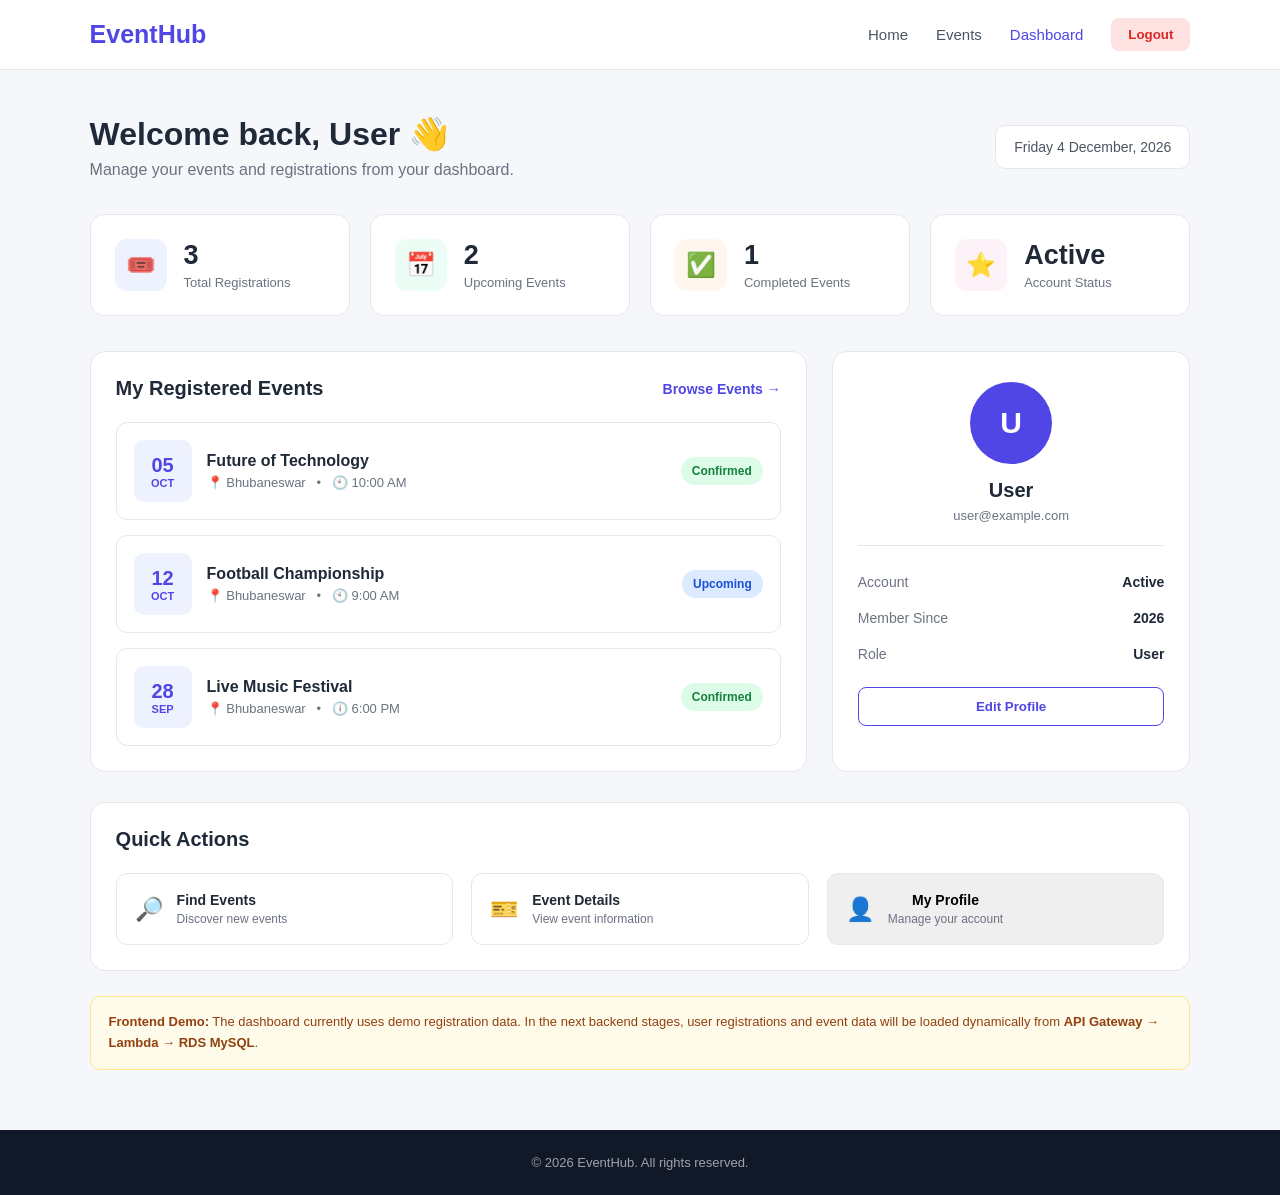
<file: dashboard.html>
<!DOCTYPE html>
<html lang="en">
<head>
    <meta charset="UTF-8">
    <meta name="viewport" content="width=device-width, initial-scale=1.0">
    <title>Dashboard | EventHub</title>

    <style>
        * {
            margin: 0;
            padding: 0;
            box-sizing: border-box;
        }

        body {
            font-family: Arial, Helvetica, sans-serif;
            background: #f5f7fb;
            color: #1f2937;
        }

        a {
            text-decoration: none;
            color: inherit;
        }

        /* ================================
           NAVBAR
        ================================= */

        .ehdash-navbar {
            height: 70px;
            background: #ffffff;
            border-bottom: 1px solid #e5e7eb;
            display: flex;
            align-items: center;
            justify-content: space-between;
            padding: 0 7%;
            position: sticky;
            top: 0;
            z-index: 100;
        }

        .ehdash-logo {
            font-size: 25px;
            font-weight: 800;
            color: #4f46e5;
        }

        .ehdash-navlinks {
            display: flex;
            align-items: center;
            gap: 28px;
        }

        .ehdash-navlinks a {
            font-size: 15px;
            color: #4b5563;
            transition: 0.3s;
        }

        .ehdash-navlinks a:hover,
        .ehdash-navlinks .ehdash-active {
            color: #4f46e5;
        }

        .ehdash-logout-btn {
            border: none;
            background: #fee2e2;
            color: #dc2626;
            padding: 9px 17px;
            border-radius: 8px;
            font-weight: 600;
            cursor: pointer;
            transition: 0.3s;
        }

        .ehdash-logout-btn:hover {
            background: #fecaca;
        }

        /* ================================
           MAIN
        ================================= */

        .ehdash-container {
            width: 86%;
            max-width: 1250px;
            margin: auto;
        }

        .ehdash-main {
            padding: 45px 0 60px;
        }

        /* ================================
           WELCOME
        ================================= */

        .ehdash-welcome {
            display: flex;
            justify-content: space-between;
            align-items: center;
            margin-bottom: 35px;
        }

        .ehdash-welcome h1 {
            font-size: 32px;
            margin-bottom: 8px;
        }

        .ehdash-welcome p {
            color: #6b7280;
            font-size: 16px;
        }

        .ehdash-date {
            background: #ffffff;
            padding: 13px 18px;
            border-radius: 10px;
            border: 1px solid #e5e7eb;
            color: #4b5563;
            font-size: 14px;
        }

        /* ================================
           STAT CARDS
        ================================= */

        .ehdash-stats {
            display: grid;
            grid-template-columns: repeat(4, 1fr);
            gap: 20px;
            margin-bottom: 35px;
        }

        .ehdash-stat-card {
            background: #ffffff;
            border: 1px solid #e5e7eb;
            border-radius: 14px;
            padding: 24px;
            display: flex;
            align-items: center;
            gap: 17px;
            transition: 0.3s;
        }

        .ehdash-stat-card:hover {
            transform: translateY(-3px);
            box-shadow: 0 10px 25px rgba(0, 0, 0, 0.06);
        }

        .ehdash-stat-icon {
            width: 52px;
            height: 52px;
            border-radius: 12px;
            display: flex;
            align-items: center;
            justify-content: center;
            font-size: 24px;
            background: #eef2ff;
        }

        .ehdash-stat-card:nth-child(2) .ehdash-stat-icon {
            background: #ecfdf5;
        }

        .ehdash-stat-card:nth-child(3) .ehdash-stat-icon {
            background: #fff7ed;
        }

        .ehdash-stat-card:nth-child(4) .ehdash-stat-icon {
            background: #fdf2f8;
        }

        .ehdash-stat-info h3 {
            font-size: 27px;
            margin-bottom: 4px;
        }

        .ehdash-stat-info p {
            color: #6b7280;
            font-size: 13px;
        }

        /* ================================
           CONTENT GRID
        ================================= */

        .ehdash-content-grid {
            display: grid;
            grid-template-columns: 2fr 1fr;
            gap: 25px;
            margin-bottom: 30px;
        }

        .ehdash-section-card {
            background: #ffffff;
            border: 1px solid #e5e7eb;
            border-radius: 15px;
            padding: 25px;
        }

        .ehdash-section-header {
            display: flex;
            justify-content: space-between;
            align-items: center;
            margin-bottom: 22px;
        }

        .ehdash-section-header h2 {
            font-size: 20px;
        }

        .ehdash-view-all {
            color: #4f46e5;
            font-size: 14px;
            font-weight: 600;
        }

        /* ================================
           EVENT ROW
        ================================= */

        .ehdash-event-list {
            display: flex;
            flex-direction: column;
            gap: 15px;
        }

        .ehdash-event-row {
            border: 1px solid #e5e7eb;
            border-radius: 11px;
            padding: 17px;
            display: flex;
            align-items: center;
            justify-content: space-between;
            gap: 15px;
            transition: 0.3s;
        }

        .ehdash-event-row:hover {
            border-color: #c7d2fe;
            background: #fafaff;
        }

        .ehdash-event-left {
            display: flex;
            align-items: center;
            gap: 15px;
        }

        .ehdash-event-date {
            min-width: 58px;
            height: 62px;
            border-radius: 10px;
            background: #eef2ff;
            display: flex;
            flex-direction: column;
            align-items: center;
            justify-content: center;
            color: #4f46e5;
        }

        .ehdash-event-date strong {
            font-size: 20px;
        }

        .ehdash-event-date span {
            font-size: 11px;
            font-weight: 600;
        }

        .ehdash-event-info h3 {
            font-size: 16px;
            margin-bottom: 5px;
        }

        .ehdash-event-info p {
            color: #6b7280;
            font-size: 13px;
        }

        .ehdash-status {
            padding: 7px 11px;
            border-radius: 20px;
            font-size: 12px;
            font-weight: 700;
        }

        .ehdash-confirmed {
            background: #dcfce7;
            color: #15803d;
        }

        .ehdash-upcoming {
            background: #dbeafe;
            color: #1d4ed8;
        }

        /* ================================
           PROFILE CARD
        ================================= */

        .ehdash-profile {
            text-align: center;
        }

        .ehdash-avatar {
            width: 82px;
            height: 82px;
            border-radius: 50%;
            margin: 5px auto 15px;
            background: #4f46e5;
            color: white;
            display: flex;
            align-items: center;
            justify-content: center;
            font-size: 30px;
            font-weight: 700;
        }

        .ehdash-profile h2 {
            font-size: 20px;
            margin-bottom: 6px;
        }

        .ehdash-profile-email {
            color: #6b7280;
            font-size: 13px;
            margin-bottom: 22px;
        }

        .ehdash-profile-details {
            text-align: left;
            border-top: 1px solid #e5e7eb;
            padding-top: 18px;
        }

        .ehdash-detail-row {
            display: flex;
            justify-content: space-between;
            padding: 10px 0;
            font-size: 14px;
        }

        .ehdash-detail-label {
            color: #6b7280;
        }

        .ehdash-detail-value {
            font-weight: 600;
        }

        .ehdash-profile-btn {
            width: 100%;
            margin-top: 15px;
            padding: 11px;
            border: 1px solid #4f46e5;
            background: white;
            color: #4f46e5;
            border-radius: 8px;
            cursor: pointer;
            font-weight: 600;
            transition: 0.3s;
        }

        .ehdash-profile-btn:hover {
            background: #4f46e5;
            color: white;
        }

        /* ================================
           QUICK ACTIONS
        ================================= */

        .ehdash-actions {
            display: grid;
            grid-template-columns: repeat(3, 1fr);
            gap: 18px;
        }

        .ehdash-action {
            border: 1px solid #e5e7eb;
            border-radius: 11px;
            padding: 18px;
            display: flex;
            align-items: center;
            gap: 13px;
            transition: 0.3s;
        }

        .ehdash-action:hover {
            border-color: #c7d2fe;
            transform: translateY(-2px);
        }

        .ehdash-action-icon {
            font-size: 23px;
        }

        .ehdash-action h3 {
            font-size: 14px;
            margin-bottom: 4px;
        }

        .ehdash-action p {
            font-size: 12px;
            color: #6b7280;
        }

        /* ================================
           DEMO NOTICE
        ================================= */

        .ehdash-demo-notice {
            margin-top: 25px;
            background: #fffbeb;
            border: 1px solid #fde68a;
            color: #92400e;
            padding: 15px 18px;
            border-radius: 10px;
            font-size: 13px;
            line-height: 1.6;
        }

        /* ================================
           FOOTER
        ================================= */

        .ehdash-footer {
            background: #111827;
            color: #9ca3af;
            text-align: center;
            padding: 25px;
            font-size: 13px;
        }

        /* ================================
           RESPONSIVE
        ================================= */

        @media (max-width: 950px) {

            .ehdash-stats {
                grid-template-columns: repeat(2, 1fr);
            }

            .ehdash-content-grid {
                grid-template-columns: 1fr;
            }

            .ehdash-navlinks {
                gap: 15px;
            }
        }

        @media (max-width: 700px) {

            .ehdash-navbar {
                padding: 0 5%;
            }

            .ehdash-navlinks a {
                display: none;
            }

            .ehdash-container {
                width: 90%;
            }

            .ehdash-welcome {
                flex-direction: column;
                align-items: flex-start;
                gap: 15px;
            }

            .ehdash-welcome h1 {
                font-size: 27px;
            }

            .ehdash-stats {
                grid-template-columns: 1fr;
            }

            .ehdash-event-row {
                align-items: flex-start;
                flex-direction: column;
            }

            .ehdash-actions {
                grid-template-columns: 1fr;
            }
        }
    </style>
</head>

<body>

    <!-- ================================
         NAVBAR
    ================================= -->

    <nav class="ehdash-navbar">

        <a href="index.html" class="ehdash-logo">
            EventHub
        </a>

        <div class="ehdash-navlinks">
            <a href="index.html">Home</a>
            <a href="events.html">Events</a>
            <a href="dashboard.html" class="ehdash-active">Dashboard</a>
            <button class="ehdash-logout-btn" id="ehdashLogoutBtn">
                Logout
            </button>
        </div>

    </nav>


    <!-- ================================
         MAIN
    ================================= -->

    <main class="ehdash-main">

        <div class="ehdash-container">

            <!-- Welcome -->

            <section class="ehdash-welcome">

                <div>
                    <h1>
                        Welcome back, <span id="ehdashUserName">User</span> 👋
                    </h1>

                    <p>
                        Manage your events and registrations from your dashboard.
                    </p>
                </div>

                <div class="ehdash-date" id="ehdashCurrentDate">
                    Loading date...
                </div>

            </section>


            <!-- Statistics -->

            <section class="ehdash-stats">

                <div class="ehdash-stat-card">

                    <div class="ehdash-stat-icon">
                        🎟️
                    </div>

                    <div class="ehdash-stat-info">
                        <h3 id="ehdashTotalRegistrations">3</h3>
                        <p>Total Registrations</p>
                    </div>

                </div>


                <div class="ehdash-stat-card">

                    <div class="ehdash-stat-icon">
                        📅
                    </div>

                    <div class="ehdash-stat-info">
                        <h3 id="ehdashUpcomingEvents">2</h3>
                        <p>Upcoming Events</p>
                    </div>

                </div>


                <div class="ehdash-stat-card">

                    <div class="ehdash-stat-icon">
                        ✅
                    </div>

                    <div class="ehdash-stat-info">
                        <h3 id="ehdashAttendedEvents">1</h3>
                        <p>Completed Events</p>
                    </div>

                </div>


                <div class="ehdash-stat-card">

                    <div class="ehdash-stat-icon">
                        ⭐
                    </div>

                    <div class="ehdash-stat-info">
                        <h3>Active</h3>
                        <p>Account Status</p>
                    </div>

                </div>

            </section>


            <!-- Main Content -->

            <section class="ehdash-content-grid">

                <!-- Registered Events -->

                <div class="ehdash-section-card">

                    <div class="ehdash-section-header">

                        <h2>My Registered Events</h2>

                        <a href="events.html" class="ehdash-view-all">
                            Browse Events →
                        </a>

                    </div>


                    <div class="ehdash-event-list">

                        <!-- Event 1 -->

                        <div class="ehdash-event-row">

                            <div class="ehdash-event-left">

                                <div class="ehdash-event-date">
                                    <strong>05</strong>
                                    <span>OCT</span>
                                </div>

                                <div class="ehdash-event-info">

                                    <h3>Future of Technology</h3>

                                    <p>
                                        📍 Bhubaneswar &nbsp; • &nbsp; 🕙 10:00 AM
                                    </p>

                                </div>

                            </div>

                            <span class="ehdash-status ehdash-confirmed">
                                Confirmed
                            </span>

                        </div>


                        <!-- Event 2 -->

                        <div class="ehdash-event-row">

                            <div class="ehdash-event-left">

                                <div class="ehdash-event-date">
                                    <strong>12</strong>
                                    <span>OCT</span>
                                </div>

                                <div class="ehdash-event-info">

                                    <h3>Football Championship</h3>

                                    <p>
                                        📍 Bhubaneswar &nbsp; • &nbsp; 🕙 9:00 AM
                                    </p>

                                </div>

                            </div>

                            <span class="ehdash-status ehdash-upcoming">
                                Upcoming
                            </span>

                        </div>


                        <!-- Event 3 -->

                        <div class="ehdash-event-row">

                            <div class="ehdash-event-left">

                                <div class="ehdash-event-date">
                                    <strong>28</strong>
                                    <span>SEP</span>
                                </div>

                                <div class="ehdash-event-info">

                                    <h3>Live Music Festival</h3>

                                    <p>
                                        📍 Bhubaneswar &nbsp; • &nbsp; 🕕 6:00 PM
                                    </p>

                                </div>

                            </div>

                            <span class="ehdash-status ehdash-confirmed">
                                Confirmed
                            </span>

                        </div>

                    </div>

                </div>


                <!-- Profile -->

                <div class="ehdash-section-card ehdash-profile">

                    <div class="ehdash-avatar" id="ehdashAvatar">
                        U
                    </div>

                    <h2 id="ehdashProfileName">
                        User
                    </h2>

                    <p class="ehdash-profile-email" id="ehdashProfileEmail">
                        user@example.com
                    </p>


                    <div class="ehdash-profile-details">

                        <div class="ehdash-detail-row">

                            <span class="ehdash-detail-label">
                                Account
                            </span>

                            <span class="ehdash-detail-value">
                                Active
                            </span>

                        </div>


                        <div class="ehdash-detail-row">

                            <span class="ehdash-detail-label">
                                Member Since
                            </span>

                            <span class="ehdash-detail-value">
                                2026
                            </span>

                        </div>


                        <div class="ehdash-detail-row">

                            <span class="ehdash-detail-label">
                                Role
                            </span>

                            <span class="ehdash-detail-value">
                                User
                            </span>

                        </div>

                    </div>


                    <button class="ehdash-profile-btn" id="ehdashProfileBtn">
                        Edit Profile
                    </button>

                </div>

            </section>


            <!-- Quick Actions -->

            <section class="ehdash-section-card">

                <div class="ehdash-section-header">
                    <h2>Quick Actions</h2>
                </div>


                <div class="ehdash-actions">

                    <a href="events.html" class="ehdash-action">

                        <div class="ehdash-action-icon">
                            🔎
                        </div>

                        <div>
                            <h3>Find Events</h3>
                            <p>Discover new events</p>
                        </div>

                    </a>


                    <a href="event-details.html" class="ehdash-action">

                        <div class="ehdash-action-icon">
                            🎫
                        </div>

                        <div>
                            <h3>Event Details</h3>
                            <p>View event information</p>
                        </div>

                    </a>


                    <button class="ehdash-action" id="ehdashProfileAction">

                        <div class="ehdash-action-icon">
                            👤
                        </div>

                        <div>
                            <h3>My Profile</h3>
                            <p>Manage your account</p>
                        </div>

                    </button>

                </div>

            </section>


            <!-- Demo Notice -->

            <div class="ehdash-demo-notice">

                <strong>Frontend Demo:</strong>
                The dashboard currently uses demo registration data.
                In the next backend stages, user registrations and event data
                will be loaded dynamically from
                <strong>API Gateway → Lambda → RDS MySQL</strong>.

            </div>

        </div>

    </main>


    <!-- ================================
         FOOTER
    ================================= -->

    <footer class="ehdash-footer">

        © 2026 EventHub. All rights reserved.

    </footer>


    <!-- ================================
         JAVASCRIPT
    ================================= -->

    <script>

        /* =================================
           USER DATA
        ================================= */

        const ehdashStoredUser =
            localStorage.getItem("eventhubDemoUser");


        /*
         * If user registered through our demo
         * registration page, show their details.
         */

        if (ehdashStoredUser) {

            try {

                const ehdashUser =
                    JSON.parse(ehdashStoredUser);

                const ehdashName =
                    ehdashUser.name || "User";

                const ehdashEmail =
                    ehdashUser.email || "user@example.com";


                document.getElementById("ehdashUserName")
                    .textContent = ehdashName;

                document.getElementById("ehdashProfileName")
                    .textContent = ehdashName;

                document.getElementById("ehdashProfileEmail")
                    .textContent = ehdashEmail;


                /*
                 * First letter for avatar
                 */

                document.getElementById("ehdashAvatar")
                    .textContent =
                    ehdashName.charAt(0).toUpperCase();

            }

            catch (ehdashError) {

                console.log(
                    "Unable to read demo user data."
                );

            }

        }


        /* =================================
           CURRENT DATE
        ================================= */

        const ehdashToday = new Date();

        const ehdashDateOptions = {
            weekday: "long",
            year: "numeric",
            month: "long",
            day: "numeric"
        };

        document.getElementById("ehdashCurrentDate")
            .textContent =
            ehdashToday.toLocaleDateString(
                "en-IN",
                ehdashDateOptions
            );


        /* =================================
           LOGOUT
        ================================= */

        document.getElementById("ehdashLogoutBtn")
            .addEventListener("click", function () {

                const ehdashConfirm =
                    confirm(
                        "Are you sure you want to logout?"
                    );

                if (ehdashConfirm) {

                    localStorage.removeItem(
                        "eventhubDemoUser"
                    );

                    window.location.href =
                        "login.html";

                }

            });


        /* =================================
           PROFILE BUTTON
        ================================= */

        document.getElementById("ehdashProfileBtn")
            .addEventListener("click", function () {

                alert(
                    "Profile management will be available after backend integration."
                );

            });


        document.getElementById("ehdashProfileAction")
            .addEventListener("click", function () {

                alert(
                    "Profile management will be available after backend integration."
                );

            });

    </script>

</body>
</html>
</file>
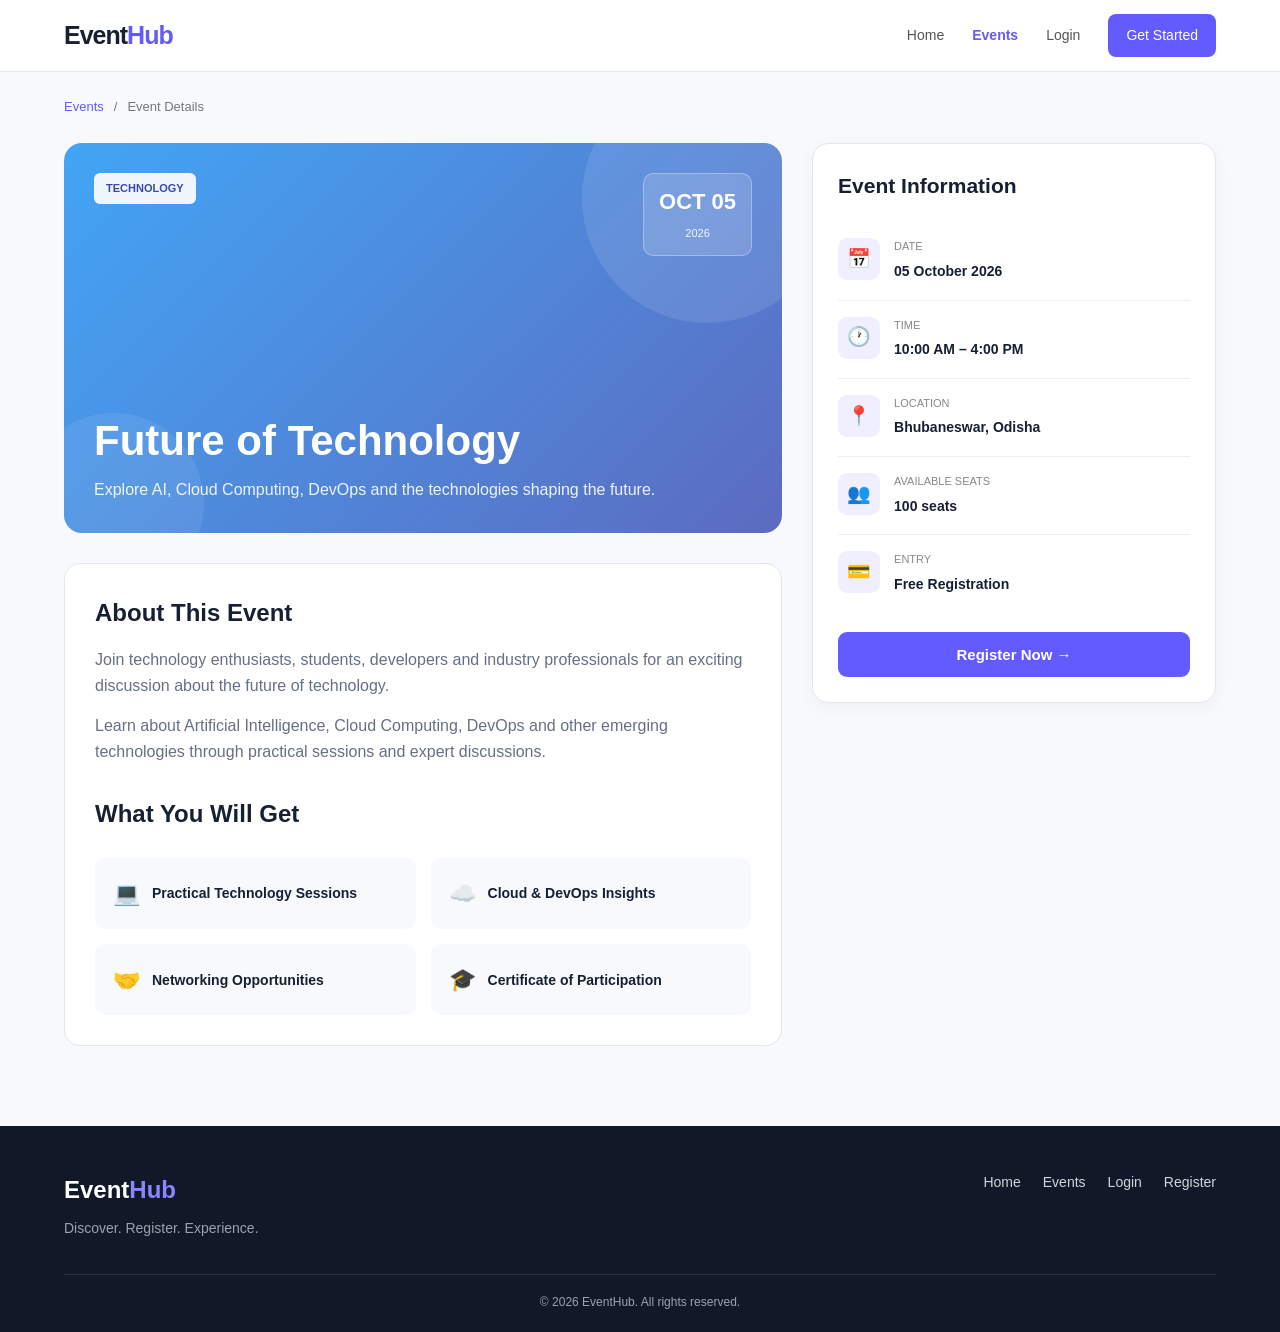
<file: event-details.html>
<!DOCTYPE html>
<html lang="en">

<head>

    <meta charset="UTF-8">
    <meta name="viewport" content="width=device-width, initial-scale=1.0">

    <title>EventHub | Event Details</title>


    <style>

        /* =====================================================
           EVENTHUB - EVENT DETAILS PAGE
           
           Everything is inside this single HTML file.
           
           CSS Prefix:
           ehed-
           
           JavaScript Prefix:
           ehed-
           
           This prevents overlap with other pages.
           ===================================================== */


        /* =====================================================
           RESET
           ===================================================== */

        * {
            margin: 0;
            padding: 0;
            box-sizing: border-box;
        }


        html {
            scroll-behavior: smooth;
        }


        body {
            font-family:
                Arial,
                Helvetica,
                sans-serif;

            background: #f8f9fc;

            color: #172033;

            line-height: 1.6;
        }


        a {
            text-decoration: none;
            color: inherit;
        }


        button,
        input {
            font-family: inherit;
        }


        /* =====================================================
           CONTAINER
           ===================================================== */

        .ehed-container {

            width: 90%;

            max-width: 1180px;

            margin: auto;

        }


        /* =====================================================
           NAVBAR
           ===================================================== */

        .ehed-navbar {

            height: 72px;

            background: #ffffff;

            border-bottom:
                1px solid #e7e7e7;

            display: flex;

            align-items: center;

        }


        .ehed-nav-inner {

            display: flex;

            align-items: center;

            justify-content:
                space-between;

        }


        .ehed-logo {

            font-size: 25px;

            font-weight: 800;

            letter-spacing: -1px;

        }


        .ehed-logo span {

            color: #635bff;

        }


        .ehed-nav-links {

            display: flex;

            align-items: center;

            gap: 28px;

        }


        .ehed-nav-links a {

            font-size: 14px;

            color: #555;

            transition: 0.2s;

        }


        .ehed-nav-links a:hover {

            color: #635bff;

        }


        .ehed-nav-links .ehed-active {

            color: #635bff;

            font-weight: 600;

        }


        .ehed-start-btn {

            background: #635bff;

            color: #ffffff !important;

            padding:
                10px 18px;

            border-radius: 8px;

        }


        /* =====================================================
           BREADCRUMB
           ===================================================== */

        .ehed-breadcrumb-area {

            padding: 25px 0;

        }


        .ehed-breadcrumb {

            display: flex;

            align-items: center;

            gap: 10px;

            font-size: 13px;

            color: #777;

        }


        .ehed-breadcrumb a {

            color: #635bff;

        }


        /* =====================================================
           MAIN EVENT SECTION
           ===================================================== */

        .ehed-main {

            padding-bottom: 80px;

        }


        .ehed-event-layout {

            display: grid;

            grid-template-columns:
                1.6fr
                0.9fr;

            gap: 30px;

            align-items: start;

        }


        /* =====================================================
           EVENT HERO
           ===================================================== */

        .ehed-event-hero {

            min-height: 390px;

            border-radius: 18px;

            background:
                linear-gradient(
                    135deg,
                    #42a5f5,
                    #5c6bc0
                );

            padding: 30px;

            display: flex;

            flex-direction: column;

            justify-content:
                space-between;

            color: #ffffff;

            position: relative;

            overflow: hidden;

        }


        .ehed-event-hero::before {

            content: "";

            position: absolute;

            width: 250px;

            height: 250px;

            border-radius: 50%;

            background:
                rgba(255,255,255,0.10);

            top: -70px;

            right: -50px;

        }


        .ehed-event-hero::after {

            content: "";

            position: absolute;

            width: 180px;

            height: 180px;

            border-radius: 50%;

            background:
                rgba(255,255,255,0.08);

            bottom: -60px;

            left: -40px;

        }


        .ehed-hero-top {

            position: relative;

            z-index: 1;

            display: flex;

            justify-content:
                space-between;

            align-items:
                flex-start;

        }


        .ehed-category {

            background:
                rgba(255,255,255,0.9);

            color: #3949ab;

            padding:
                7px 12px;

            border-radius: 6px;

            font-size: 11px;

            font-weight: 800;

        }


        .ehed-date-box {

            background:
                rgba(255,255,255,0.15);

            border:
                1px solid
                rgba(255,255,255,0.3);

            padding:
                10px 15px;

            border-radius: 10px;

            text-align: center;

            backdrop-filter: blur(5px);

        }


        .ehed-date-box strong {

            display: block;

            font-size: 22px;

        }


        .ehed-date-box span {

            font-size: 11px;

            opacity: 0.9;

        }


        .ehed-hero-bottom {

            position: relative;

            z-index: 1;

        }


        .ehed-hero-bottom h1 {

            font-size: 42px;

            line-height: 1.15;

            margin-bottom: 12px;

        }


        .ehed-hero-bottom p {

            max-width: 600px;

            opacity: 0.9;

        }


        /* =====================================================
           EVENT INFORMATION CARD
           ===================================================== */

        .ehed-info-card {

            background: #ffffff;

            border:
                1px solid #e4e6eb;

            border-radius: 16px;

            padding: 25px;

            box-shadow:
                0 5px 20px
                rgba(0,0,0,0.04);

        }


        .ehed-info-card h2 {

            font-size: 21px;

            margin-bottom: 20px;

        }


        .ehed-info-row {

            display: flex;

            gap: 14px;

            padding: 16px 0;

            border-bottom:
                1px solid #eeeeee;

        }


        .ehed-info-row:last-of-type {

            border-bottom: none;

        }


        .ehed-info-icon {

            width: 42px;

            height: 42px;

            border-radius: 9px;

            background: #f0efff;

            display: flex;

            align-items: center;

            justify-content: center;

            font-size: 19px;

            flex-shrink: 0;

        }


        .ehed-info-text small {

            display: block;

            color: #888;

            font-size: 11px;

            margin-bottom: 2px;

        }


        .ehed-info-text strong {

            font-size: 14px;

        }


        /* =====================================================
           REGISTER BUTTON
           ===================================================== */

        .ehed-register-btn {

            width: 100%;

            border: none;

            background: #635bff;

            color: #ffffff;

            padding: 14px;

            border-radius: 9px;

            margin-top: 20px;

            font-size: 15px;

            font-weight: 700;

            cursor: pointer;

            transition: 0.2s;

        }


        .ehed-register-btn:hover {

            background: #5149e8;

            transform:
                translateY(-1px);

        }


        /* =====================================================
           DESCRIPTION
           ===================================================== */

        .ehed-description-section {

            background: #ffffff;

            border:
                1px solid #e4e6eb;

            border-radius: 16px;

            padding: 30px;

            margin-top: 30px;

        }


        .ehed-description-section h2 {

            font-size: 24px;

            margin-bottom: 15px;

        }


        .ehed-description-section p {

            color: #667085;

            margin-bottom: 15px;

        }


        /* =====================================================
           WHAT YOU WILL GET
           ===================================================== */

        .ehed-highlights {

            display: grid;

            grid-template-columns:
                repeat(2, 1fr);

            gap: 15px;

            margin-top: 25px;

        }


        .ehed-highlight {

            padding: 18px;

            background: #f8f9fc;

            border-radius: 10px;

            display: flex;

            gap: 12px;

            align-items: center;

        }


        .ehed-highlight-icon {

            font-size: 22px;

        }


        .ehed-highlight span {

            font-size: 14px;

            font-weight: 600;

        }


        /* =====================================================
           MODAL
           ===================================================== */

        .ehed-modal {

            position: fixed;

            inset: 0;

            background:
                rgba(15, 23, 42, 0.65);

            display: none;

            align-items: center;

            justify-content: center;

            padding: 20px;

            z-index: 9999;

        }


        .ehed-modal.ehed-show {

            display: flex;

        }


        .ehed-modal-box {

            width: 100%;

            max-width: 450px;

            background: #ffffff;

            border-radius: 16px;

            padding: 30px;

            position: relative;

            animation:
                ehedModalOpen
                0.2s ease;

        }


        @keyframes ehedModalOpen {

            from {

                opacity: 0;

                transform:
                    translateY(15px);

            }

            to {

                opacity: 1;

                transform:
                    translateY(0);

            }

        }


        .ehed-modal-close {

            position: absolute;

            right: 18px;

            top: 15px;

            border: none;

            background: none;

            font-size: 25px;

            cursor: pointer;

            color: #777;

        }


        .ehed-modal-box h2 {

            margin-bottom: 8px;

        }


        .ehed-modal-box p {

            color: #777;

            font-size: 14px;

            margin-bottom: 20px;

        }


        .ehed-form-group {

            margin-bottom: 16px;

        }


        .ehed-form-group label {

            display: block;

            font-size: 13px;

            font-weight: 600;

            margin-bottom: 7px;

        }


        .ehed-form-group input {

            width: 100%;

            height: 45px;

            border:
                1px solid #dcdfe5;

            border-radius: 8px;

            padding: 0 12px;

            outline: none;

        }


        .ehed-form-group input:focus {

            border-color: #635bff;

        }


        .ehed-confirm-btn {

            width: 100%;

            border: none;

            background: #635bff;

            color: #ffffff;

            padding: 13px;

            border-radius: 8px;

            font-weight: 700;

            cursor: pointer;

        }


        .ehed-success {

            display: none;

            text-align: center;

            padding: 15px 0;

        }


        .ehed-success-icon {

            width: 60px;

            height: 60px;

            margin:
                0 auto 15px;

            border-radius: 50%;

            background: #e8f7ee;

            display: flex;

            align-items: center;

            justify-content: center;

            font-size: 30px;

        }


        .ehed-success p {

            margin-bottom: 0;

        }


        /* =====================================================
           FOOTER
           ===================================================== */

        .ehed-footer {

            background: #111827;

            color: #ffffff;

            padding:
                45px 0 20px;

        }


        .ehed-footer-top {

            display: flex;

            justify-content:
                space-between;

            gap: 30px;

            padding-bottom: 35px;

        }


        .ehed-footer-logo {

            font-size: 24px;

            font-weight: 800;

        }


        .ehed-footer-logo span {

            color: #8b85ff;

        }


        .ehed-footer p {

            color: #9ca3af;

            margin-top: 7px;

            font-size: 14px;

        }


        .ehed-footer-links {

            display: flex;

            gap: 22px;

        }


        .ehed-footer-links a {

            color: #d1d5db;

            font-size: 14px;

        }


        .ehed-footer-links a:hover {

            color: #ffffff;

        }


        .ehed-copyright {

            border-top:
                1px solid #293244;

            padding-top: 18px;

            text-align: center;

            color: #9ca3af;

            font-size: 12px;

        }


        /* =====================================================
           RESPONSIVE
           ===================================================== */

        @media (max-width: 850px) {

            .ehed-event-layout {

                grid-template-columns: 1fr;

            }

            .ehed-event-hero {

                min-height: 350px;

            }

        }


        @media (max-width: 600px) {

            .ehed-nav-links a:not(.ehed-start-btn) {

                display: none;

            }


            .ehed-event-hero {

                padding: 22px;

            }


            .ehed-hero-bottom h1 {

                font-size: 32px;

            }


            .ehed-highlights {

                grid-template-columns: 1fr;

            }


            .ehed-footer-top {

                flex-direction: column;

            }


            .ehed-footer-links {

                flex-wrap: wrap;

            }

        }

    </style>

</head>


<body>


    <!-- =====================================================
         NAVBAR
         ===================================================== -->

    <header class="ehed-navbar">

        <div
            class="ehed-container ehed-nav-inner"
        >

            <a
                href="index.html"
                class="ehed-logo"
            >
                Event<span>Hub</span>
            </a>


            <nav class="ehed-nav-links">

                <a href="index.html">
                    Home
                </a>

                <a
                    href="events.html"
                    class="ehed-active"
                >
                    Events
                </a>

                <a href="login.html">
                    Login
                </a>

                <a
                    href="register.html"
                    class="ehed-start-btn"
                >
                    Get Started
                </a>

            </nav>

        </div>

    </header>



    <!-- =====================================================
         BREADCRUMB
         ===================================================== -->

    <div class="ehed-breadcrumb-area">

        <div class="ehed-container">

            <div class="ehed-breadcrumb">

                <a href="events.html">
                    Events
                </a>

                <span>
                    /
                </span>

                <span>
                    Event Details
                </span>

            </div>

        </div>

    </div>



    <!-- =====================================================
         MAIN
         ===================================================== -->

    <main class="ehed-main">

        <div class="ehed-container">


            <div class="ehed-event-layout">


                <!-- =================================================
                     LEFT SIDE
                     ================================================= -->

                <div>


                    <!-- EVENT HERO -->

                    <section class="ehed-event-hero">


                        <div class="ehed-hero-top">

                            <span class="ehed-category">
                                TECHNOLOGY
                            </span>


                            <div class="ehed-date-box">

                                <strong>
                                    OCT 05
                                </strong>

                                <span>
                                    2026
                                </span>

                            </div>

                        </div>


                        <div class="ehed-hero-bottom">

                            <h1>
                                Future of Technology
                            </h1>

                            <p>
                                Explore AI, Cloud Computing,
                                DevOps and the technologies
                                shaping the future.
                            </p>

                        </div>

                    </section>



                    <!-- DESCRIPTION -->

                    <section
                        class="ehed-description-section"
                    >

                        <h2>
                            About This Event
                        </h2>


                        <p>
                            Join technology enthusiasts,
                            students, developers and industry
                            professionals for an exciting
                            discussion about the future of
                            technology.
                        </p>


                        <p>
                            Learn about Artificial Intelligence,
                            Cloud Computing, DevOps and other
                            emerging technologies through
                            practical sessions and expert
                            discussions.
                        </p>


                        <h2
                            style="margin-top: 30px;"
                        >
                            What You Will Get
                        </h2>


                        <div class="ehed-highlights">


                            <div class="ehed-highlight">

                                <div
                                    class="ehed-highlight-icon"
                                >
                                    💻
                                </div>

                                <span>
                                    Practical Technology Sessions
                                </span>

                            </div>


                            <div class="ehed-highlight">

                                <div
                                    class="ehed-highlight-icon"
                                >
                                    ☁️
                                </div>

                                <span>
                                    Cloud & DevOps Insights
                                </span>

                            </div>


                            <div class="ehed-highlight">

                                <div
                                    class="ehed-highlight-icon"
                                >
                                    🤝
                                </div>

                                <span>
                                    Networking Opportunities
                                </span>

                            </div>


                            <div class="ehed-highlight">

                                <div
                                    class="ehed-highlight-icon"
                                >
                                    🎓
                                </div>

                                <span>
                                    Certificate of Participation
                                </span>

                            </div>


                        </div>

                    </section>

                </div>



                <!-- =================================================
                     RIGHT SIDE
                     ================================================= -->

                <aside class="ehed-info-card">


                    <h2>
                        Event Information
                    </h2>


                    <!-- DATE -->

                    <div class="ehed-info-row">

                        <div class="ehed-info-icon">
                            📅
                        </div>

                        <div class="ehed-info-text">

                            <small>
                                DATE
                            </small>

                            <strong>
                                05 October 2026
                            </strong>

                        </div>

                    </div>


                    <!-- TIME -->

                    <div class="ehed-info-row">

                        <div class="ehed-info-icon">
                            🕐
                        </div>

                        <div class="ehed-info-text">

                            <small>
                                TIME
                            </small>

                            <strong>
                                10:00 AM – 4:00 PM
                            </strong>

                        </div>

                    </div>


                    <!-- LOCATION -->

                    <div class="ehed-info-row">

                        <div class="ehed-info-icon">
                            📍
                        </div>

                        <div class="ehed-info-text">

                            <small>
                                LOCATION
                            </small>

                            <strong>
                                Bhubaneswar, Odisha
                            </strong>

                        </div>

                    </div>


                    <!-- SEATS -->

                    <div class="ehed-info-row">

                        <div class="ehed-info-icon">
                            👥
                        </div>

                        <div class="ehed-info-text">

                            <small>
                                AVAILABLE SEATS
                            </small>

                            <strong>
                                100 seats
                            </strong>

                        </div>

                    </div>


                    <!-- PRICE -->

                    <div class="ehed-info-row">

                        <div class="ehed-info-icon">
                            💳
                        </div>

                        <div class="ehed-info-text">

                            <small>
                                ENTRY
                            </small>

                            <strong>
                                Free Registration
                            </strong>

                        </div>

                    </div>


                    <!-- REGISTER -->

                    <button
                        type="button"
                        id="ehedRegisterButton"
                        class="ehed-register-btn"
                    >
                        Register Now →
                    </button>


                </aside>


            </div>

        </div>

    </main>



    <!-- =====================================================
         REGISTRATION MODAL
         ===================================================== -->

    <div
        id="ehedModal"
        class="ehed-modal"
    >

        <div class="ehed-modal-box">


            <button
                type="button"
                id="ehedCloseModal"
                class="ehed-modal-close"
            >
                ×
            </button>


            <!-- FORM -->

            <div id="ehedRegistrationForm">

                <h2>
                    Register for Event
                </h2>

                <p>
                    Enter your details to reserve
                    your seat.
                </p>


                <div class="ehed-form-group">

                    <label for="ehedName">
                        Full Name
                    </label>

                    <input
                        type="text"
                        id="ehedName"
                        placeholder="Enter your name"
                    >

                </div>


                <div class="ehed-form-group">

                    <label for="ehedEmail">
                        Email Address
                    </label>

                    <input
                        type="email"
                        id="ehedEmail"
                        placeholder="Enter your email"
                    >

                </div>


                <button
                    type="button"
                    id="ehedConfirmButton"
                    class="ehed-confirm-btn"
                >
                    Confirm Registration
                </button>

            </div>



            <!-- SUCCESS -->

            <div
                id="ehedSuccess"
                class="ehed-success"
            >

                <div
                    class="ehed-success-icon"
                >
                    ✓
                </div>

                <h2>
                    Registration Successful!
                </h2>

                <p>
                    Your seat has been reserved.
                    We look forward to seeing you
                    at the event.
                </p>

            </div>


        </div>

    </div>



    <!-- =====================================================
         FOOTER
         ===================================================== -->

    <footer class="ehed-footer">

        <div class="ehed-container">


            <div class="ehed-footer-top">


                <div>

                    <div class="ehed-footer-logo">

                        Event<span>Hub</span>

                    </div>

                    <p>
                        Discover. Register. Experience.
                    </p>

                </div>


                <div class="ehed-footer-links">

                    <a href="index.html">
                        Home
                    </a>

                    <a href="events.html">
                        Events
                    </a>

                    <a href="login.html">
                        Login
                    </a>

                    <a href="register.html">
                        Register
                    </a>

                </div>


            </div>


            <div class="ehed-copyright">

                © 2026 EventHub.
                All rights reserved.

            </div>


        </div>

    </footer>



    <!-- =====================================================
         JAVASCRIPT
         ===================================================== -->

    <script>

        /*
        ========================================================
        EVENTHUB EVENT DETAILS JAVASCRIPT

        This JavaScript belongs ONLY to event-details.html.

        No external JS file is required.
        ========================================================
        */


        /* ---------- ELEMENTS ---------- */

        const ehedRegisterButton =
            document.getElementById(
                "ehedRegisterButton"
            );


        const ehedModal =
            document.getElementById(
                "ehedModal"
            );


        const ehedCloseModal =
            document.getElementById(
                "ehedCloseModal"
            );


        const ehedConfirmButton =
            document.getElementById(
                "ehedConfirmButton"
            );


        const ehedName =
            document.getElementById(
                "ehedName"
            );


        const ehedEmail =
            document.getElementById(
                "ehedEmail"
            );


        const ehedRegistrationForm =
            document.getElementById(
                "ehedRegistrationForm"
            );


        const ehedSuccess =
            document.getElementById(
                "ehedSuccess"
            );



        /* =====================================================
           OPEN MODAL
           ===================================================== */

        ehedRegisterButton.addEventListener(
            "click",
            function () {

                ehedModal.classList.add(
                    "ehed-show"
                );

                ehedName.focus();

            }
        );



        /* =====================================================
           CLOSE MODAL
           ===================================================== */

        ehedCloseModal.addEventListener(
            "click",
            function () {

                ehedModal.classList.remove(
                    "ehed-show"
                );

            }
        );



        /* =====================================================
           CLOSE WHEN CLICKING OUTSIDE
           ===================================================== */

        ehedModal.addEventListener(
            "click",
            function (event) {

                if (
                    event.target === ehedModal
                ) {

                    ehedModal.classList.remove(
                        "ehed-show"
                    );

                }

            }
        );



        /* =====================================================
           CONFIRM REGISTRATION
           ===================================================== */

        ehedConfirmButton.addEventListener(
            "click",
            function () {


                const name =
                    ehedName.value.trim();


                const email =
                    ehedEmail.value.trim();



                /* ---------- NAME VALIDATION ---------- */

                if (name === "") {

                    alert(
                        "Please enter your name."
                    );

                    ehedName.focus();

                    return;

                }



                /* ---------- EMAIL VALIDATION ---------- */

                if (email === "") {

                    alert(
                        "Please enter your email."
                    );

                    ehedEmail.focus();

                    return;

                }


                const emailPattern =
                    /^[^\s@]+@[^\s@]+\.[^\s@]+$/;


                if (
                    !emailPattern.test(email)
                ) {

                    alert(
                        "Please enter a valid email address."
                    );

                    ehedEmail.focus();

                    return;

                }



                /* ---------- SHOW SUCCESS ---------- */

                ehedRegistrationForm.style.display =
                    "none";


                ehedSuccess.style.display =
                    "block";


            }
        );



        /* =====================================================
           ESC KEY CLOSE
           ===================================================== */

        document.addEventListener(
            "keydown",
            function (event) {

                if (
                    event.key === "Escape"
                ) {

                    ehedModal.classList.remove(
                        "ehed-show"
                    );

                }

            }
        );

    </script>


</body>

</html>
</file>
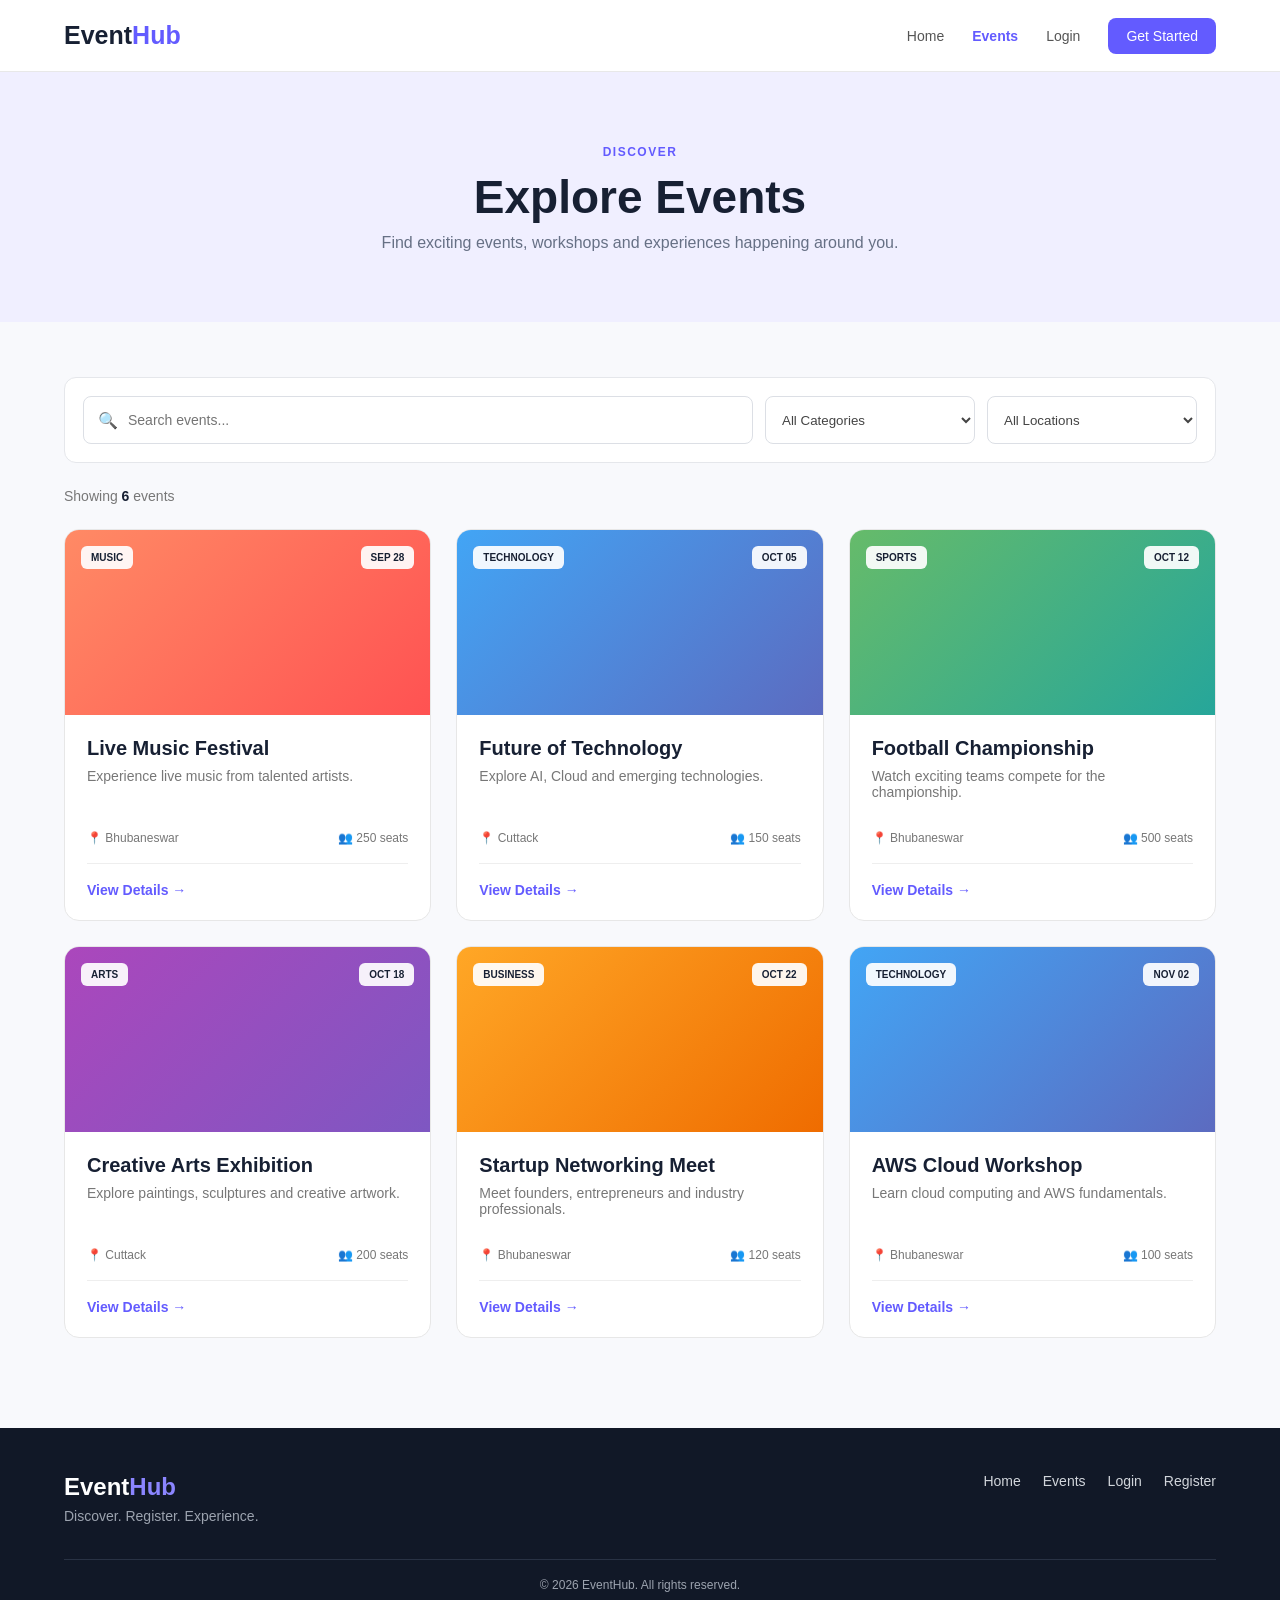
<file: events.html>
<!DOCTYPE html>
<html lang="en">

<head>

    <meta charset="UTF-8">
    <meta name="viewport" content="width=device-width, initial-scale=1.0">

    <title>EventHub | Explore Events</title>

    <style>

        /* =====================================================
           EVENTHUB EVENTS PAGE
           Everything is contained inside this file.
           ===================================================== */


        /* ---------- RESET ---------- */

        * {
            margin: 0;
            padding: 0;
            box-sizing: border-box;
        }

        body {
            font-family: Arial, Helvetica, sans-serif;
            background: #f8f9fc;
            color: #172033;
        }

        a {
            text-decoration: none;
            color: inherit;
        }


        /* ---------- CONTAINER ---------- */

        .eh-events-container {
            width: 90%;
            max-width: 1180px;
            margin: auto;
        }


        /* =====================================================
           NAVBAR
           ===================================================== */

        .eh-events-navbar {
            height: 72px;
            background: #ffffff;
            border-bottom: 1px solid #e8e8e8;

            display: flex;
            align-items: center;
        }

        .eh-events-nav-inner {
            display: flex;
            align-items: center;
            justify-content: space-between;
        }

        .eh-events-logo {
            font-size: 25px;
            font-weight: 800;
            color: #172033;
        }

        .eh-events-logo span {
            color: #635bff;
        }

        .eh-events-nav-links {
            display: flex;
            align-items: center;
            gap: 28px;
        }

        .eh-events-nav-links a {
            font-size: 14px;
            color: #555;
            transition: 0.2s;
        }

        .eh-events-nav-links a:hover {
            color: #635bff;
        }

        .eh-events-nav-links .eh-events-active {
            color: #635bff;
            font-weight: 600;
        }

        .eh-events-start-btn {
            background: #635bff;
            color: #ffffff !important;

            padding: 10px 18px;
            border-radius: 8px;
        }


        /* =====================================================
           PAGE HEADER
           ===================================================== */

        .eh-events-page-header {
            background: #f0efff;
            text-align: center;

            padding: 70px 20px;
        }

        .eh-events-page-header small {
            color: #635bff;
            font-size: 12px;
            font-weight: 800;
            letter-spacing: 1.5px;
        }

        .eh-events-page-header h1 {
            font-size: 46px;
            margin: 10px 0;
        }

        .eh-events-page-header p {
            color: #667085;
            max-width: 600px;
            margin: auto;
            font-size: 16px;
        }


        /* =====================================================
           MAIN EVENTS AREA
           ===================================================== */

        .eh-events-main {
            padding: 55px 0 90px;
        }


        /* ---------- SEARCH AREA ---------- */

        .eh-events-controls {
            background: #ffffff;
            border: 1px solid #e5e7eb;

            padding: 18px;

            border-radius: 12px;

            display: grid;
            grid-template-columns: 1fr 210px 210px;

            gap: 12px;

            margin-bottom: 25px;
        }

        .eh-events-search {
            height: 48px;

            display: flex;
            align-items: center;

            border: 1px solid #dcdfe5;
            border-radius: 8px;

            padding: 0 14px;

            gap: 10px;
        }

        .eh-events-search input {
            border: none;
            outline: none;

            width: 100%;

            font-size: 14px;
        }

        .eh-events-filter {
            height: 48px;

            border: 1px solid #dcdfe5;
            border-radius: 8px;

            background: #ffffff;

            padding: 0 12px;

            outline: none;

            color: #444;

            cursor: pointer;
        }


        /* ---------- RESULT COUNT ---------- */

        .eh-events-result-info {
            margin-bottom: 25px;

            color: #777;

            font-size: 14px;
        }

        .eh-events-result-info strong {
            color: #172033;
        }


        /* =====================================================
           EVENT GRID
           ===================================================== */

        .eh-events-grid {
            display: grid;

            grid-template-columns:
                repeat(3, 1fr);

            gap: 25px;
        }


        /* =====================================================
           EVENT CARD
           ===================================================== */

        .eh-event-card {
            background: #ffffff;

            border: 1px solid #e7e7e7;

            border-radius: 15px;

            overflow: hidden;

            transition: 0.25s;
        }

        .eh-event-card:hover {
            transform: translateY(-5px);

            box-shadow:
                0 12px 30px rgba(0, 0, 0, 0.08);
        }


        /* ---------- EVENT VISUAL ---------- */

        .eh-event-visual {
            height: 185px;

            padding: 16px;

            display: flex;

            align-items: flex-start;

            justify-content: space-between;
        }

        .eh-event-music {
            background:
                linear-gradient(
                    135deg,
                    #ff8a65,
                    #ff5252
                );
        }

        .eh-event-tech {
            background:
                linear-gradient(
                    135deg,
                    #42a5f5,
                    #5c6bc0
                );
        }

        .eh-event-sports {
            background:
                linear-gradient(
                    135deg,
                    #66bb6a,
                    #26a69a
                );
        }

        .eh-event-arts {
            background:
                linear-gradient(
                    135deg,
                    #ab47bc,
                    #7e57c2
                );
        }

        .eh-event-business {
            background:
                linear-gradient(
                    135deg,
                    #ffa726,
                    #ef6c00
                );
        }

        .eh-event-tag,
        .eh-event-date {
            background: rgba(255, 255, 255, 0.92);

            padding: 6px 10px;

            border-radius: 6px;

            font-size: 10px;

            font-weight: 800;
        }


        /* ---------- CARD CONTENT ---------- */

        .eh-event-content {
            padding: 22px;
        }

        .eh-event-content h2 {
            font-size: 20px;

            margin-bottom: 8px;
        }

        .eh-event-description {
            color: #777;

            font-size: 14px;

            min-height: 45px;

            margin-bottom: 18px;
        }

        .eh-event-meta {
            display: flex;

            justify-content: space-between;

            gap: 10px;

            padding-bottom: 18px;

            border-bottom: 1px solid #eeeeee;

            color: #777;

            font-size: 12px;
        }

        .eh-event-details-btn {
            display: block;

            margin-top: 18px;

            color: #635bff;

            font-size: 14px;

            font-weight: 700;
        }

        .eh-event-details-btn:hover {
            text-decoration: underline;
        }


        /* =====================================================
           NO RESULTS
           ===================================================== */

        .eh-events-no-results {
            display: none;

            text-align: center;

            padding: 80px 20px;
        }

        .eh-events-no-results-icon {
            font-size: 45px;

            margin-bottom: 12px;
        }

        .eh-events-no-results h2 {
            margin-bottom: 7px;
        }

        .eh-events-no-results p {
            color: #777;
        }


        /* =====================================================
           FOOTER
           ===================================================== */

        .eh-events-footer {
            background: #111827;

            color: #ffffff;

            padding: 45px 0 20px;
        }

        .eh-events-footer-top {
            display: flex;

            justify-content: space-between;

            gap: 30px;

            padding-bottom: 35px;
        }

        .eh-events-footer-logo {
            font-size: 24px;

            font-weight: 800;
        }

        .eh-events-footer-logo span {
            color: #8b85ff;
        }

        .eh-events-footer p {
            color: #9ca3af;

            margin-top: 7px;

            font-size: 14px;
        }

        .eh-events-footer-links {
            display: flex;

            gap: 22px;
        }

        .eh-events-footer-links a {
            color: #d1d5db;

            font-size: 14px;
        }

        .eh-events-footer-links a:hover {
            color: #ffffff;
        }

        .eh-events-copyright {
            border-top: 1px solid #293244;

            padding-top: 18px;

            text-align: center;

            color: #9ca3af;

            font-size: 12px;
        }


        /* =====================================================
           RESPONSIVE
           ===================================================== */

        @media (max-width: 850px) {

            .eh-events-controls {
                grid-template-columns: 1fr;
            }

            .eh-events-grid {
                grid-template-columns: 1fr 1fr;
            }

            .eh-events-page-header h1 {
                font-size: 38px;
            }

        }


        @media (max-width: 600px) {

            .eh-events-nav-links a:not(.eh-events-start-btn) {
                display: none;
            }

            .eh-events-grid {
                grid-template-columns: 1fr;
            }

            .eh-events-footer-top {
                flex-direction: column;
            }

            .eh-events-footer-links {
                flex-wrap: wrap;
            }

        }

    </style>

</head>


<body>


    <!-- =====================================================
         NAVBAR
         ===================================================== -->

    <header class="eh-events-navbar">

        <div
            class="eh-events-container eh-events-nav-inner"
        >

            <a
                href="index.html"
                class="eh-events-logo"
            >
                Event<span>Hub</span>
            </a>


            <nav class="eh-events-nav-links">

                <a href="index.html">
                    Home
                </a>

                <a
                    href="events.html"
                    class="eh-events-active"
                >
                    Events
                </a>

                <a href="login.html">
                    Login
                </a>

                <a
                    href="register.html"
                    class="eh-events-start-btn"
                >
                    Get Started
                </a>

            </nav>

        </div>

    </header>



    <!-- =====================================================
         PAGE HEADER
         ===================================================== -->

    <section class="eh-events-page-header">

        <div class="eh-events-container">

            <small>
                DISCOVER
            </small>

            <h1>
                Explore Events
            </h1>

            <p>
                Find exciting events, workshops and
                experiences happening around you.
            </p>

        </div>

    </section>



    <!-- =====================================================
         EVENTS
         ===================================================== -->

    <main class="eh-events-main">

        <div class="eh-events-container">


            <!-- SEARCH + FILTER -->

            <div class="eh-events-controls">


                <div class="eh-events-search">

                    <span>
                        🔍
                    </span>

                    <input
                        type="text"
                        id="ehEventSearch"
                        placeholder="Search events..."
                    >

                </div>


                <select
                    id="ehEventCategory"
                    class="eh-events-filter"
                >

                    <option value="all">
                        All Categories
                    </option>

                    <option value="music">
                        Music
                    </option>

                    <option value="technology">
                        Technology
                    </option>

                    <option value="sports">
                        Sports
                    </option>

                    <option value="arts">
                        Arts
                    </option>

                    <option value="business">
                        Business
                    </option>

                </select>


                <select
                    id="ehEventLocation"
                    class="eh-events-filter"
                >

                    <option value="all">
                        All Locations
                    </option>

                    <option value="bhubaneswar">
                        Bhubaneswar
                    </option>

                    <option value="cuttack">
                        Cuttack
                    </option>

                </select>

            </div>



            <!-- RESULT COUNT -->

            <div class="eh-events-result-info">

                Showing

                <strong id="ehEventCount">
                    6
                </strong>

                events

            </div>



            <!-- EVENT GRID -->

            <div
                class="eh-events-grid"
                id="ehEventsGrid"
            >


                <!-- EVENT 1 -->

                <article
                    class="eh-event-card"
                    data-category="music"
                    data-location="bhubaneswar"
                >

                    <div
                        class="eh-event-visual eh-event-music"
                    >

                        <span class="eh-event-tag">
                            MUSIC
                        </span>

                        <span class="eh-event-date">
                            SEP 28
                        </span>

                    </div>


                    <div class="eh-event-content">

                        <h2>
                            Live Music Festival
                        </h2>

                        <p class="eh-event-description">
                            Experience live music from
                            talented artists.
                        </p>


                        <div class="eh-event-meta">

                            <span>
                                📍 Bhubaneswar
                            </span>

                            <span>
                                👥 250 seats
                            </span>

                        </div>


                        <a
                            href="event-details.html"
                            class="eh-event-details-btn"
                        >
                            View Details →
                        </a>

                    </div>

                </article>



                <!-- EVENT 2 -->

                <article
                    class="eh-event-card"
                    data-category="technology"
                    data-location="cuttack"
                >

                    <div
                        class="eh-event-visual eh-event-tech"
                    >

                        <span class="eh-event-tag">
                            TECHNOLOGY
                        </span>

                        <span class="eh-event-date">
                            OCT 05
                        </span>

                    </div>


                    <div class="eh-event-content">

                        <h2>
                            Future of Technology
                        </h2>

                        <p class="eh-event-description">
                            Explore AI, Cloud and emerging
                            technologies.
                        </p>


                        <div class="eh-event-meta">

                            <span>
                                📍 Cuttack
                            </span>

                            <span>
                                👥 150 seats
                            </span>

                        </div>


                        <a
                            href="event-details.html"
                            class="eh-event-details-btn"
                        >
                            View Details →
                        </a>

                    </div>

                </article>



                <!-- EVENT 3 -->

                <article
                    class="eh-event-card"
                    data-category="sports"
                    data-location="bhubaneswar"
                >

                    <div
                        class="eh-event-visual eh-event-sports"
                    >

                        <span class="eh-event-tag">
                            SPORTS
                        </span>

                        <span class="eh-event-date">
                            OCT 12
                        </span>

                    </div>


                    <div class="eh-event-content">

                        <h2>
                            Football Championship
                        </h2>

                        <p class="eh-event-description">
                            Watch exciting teams compete
                            for the championship.
                        </p>


                        <div class="eh-event-meta">

                            <span>
                                📍 Bhubaneswar
                            </span>

                            <span>
                                👥 500 seats
                            </span>

                        </div>


                        <a
                            href="event-details.html"
                            class="eh-event-details-btn"
                        >
                            View Details →
                        </a>

                    </div>

                </article>



                <!-- EVENT 4 -->

                <article
                    class="eh-event-card"
                    data-category="arts"
                    data-location="cuttack"
                >

                    <div
                        class="eh-event-visual eh-event-arts"
                    >

                        <span class="eh-event-tag">
                            ARTS
                        </span>

                        <span class="eh-event-date">
                            OCT 18
                        </span>

                    </div>


                    <div class="eh-event-content">

                        <h2>
                            Creative Arts Exhibition
                        </h2>

                        <p class="eh-event-description">
                            Explore paintings, sculptures
                            and creative artwork.
                        </p>


                        <div class="eh-event-meta">

                            <span>
                                📍 Cuttack
                            </span>

                            <span>
                                👥 200 seats
                            </span>

                        </div>


                        <a
                            href="event-details.html"
                            class="eh-event-details-btn"
                        >
                            View Details →
                        </a>

                    </div>

                </article>



                <!-- EVENT 5 -->

                <article
                    class="eh-event-card"
                    data-category="business"
                    data-location="bhubaneswar"
                >

                    <div
                        class="eh-event-visual eh-event-business"
                    >

                        <span class="eh-event-tag">
                            BUSINESS
                        </span>

                        <span class="eh-event-date">
                            OCT 22
                        </span>

                    </div>


                    <div class="eh-event-content">

                        <h2>
                            Startup Networking Meet
                        </h2>

                        <p class="eh-event-description">
                            Meet founders, entrepreneurs
                            and industry professionals.
                        </p>


                        <div class="eh-event-meta">

                            <span>
                                📍 Bhubaneswar
                            </span>

                            <span>
                                👥 120 seats
                            </span>

                        </div>


                        <a
                            href="event-details.html"
                            class="eh-event-details-btn"
                        >
                            View Details →
                        </a>

                    </div>

                </article>



                <!-- EVENT 6 -->

                <article
                    class="eh-event-card"
                    data-category="technology"
                    data-location="bhubaneswar"
                >

                    <div
                        class="eh-event-visual eh-event-tech"
                    >

                        <span class="eh-event-tag">
                            TECHNOLOGY
                        </span>

                        <span class="eh-event-date">
                            NOV 02
                        </span>

                    </div>


                    <div class="eh-event-content">

                        <h2>
                            AWS Cloud Workshop
                        </h2>

                        <p class="eh-event-description">
                            Learn cloud computing and
                            AWS fundamentals.
                        </p>


                        <div class="eh-event-meta">

                            <span>
                                📍 Bhubaneswar
                            </span>

                            <span>
                                👥 100 seats
                            </span>

                        </div>


                        <a
                            href="event-details.html"
                            class="eh-event-details-btn"
                        >
                            View Details →
                        </a>

                    </div>

                </article>


            </div>



            <!-- NO RESULTS -->

            <div
                id="ehNoEvents"
                class="eh-events-no-results"
            >

                <div class="eh-events-no-results-icon">
                    🔍
                </div>

                <h2>
                    No events found
                </h2>

                <p>
                    Try changing your search or filters.
                </p>

            </div>

        </div>

    </main>



    <!-- =====================================================
         FOOTER
         ===================================================== -->

    <footer class="eh-events-footer">

        <div class="eh-events-container">


            <div class="eh-events-footer-top">


                <div>

                    <div class="eh-events-footer-logo">
                        Event<span>Hub</span>
                    </div>

                    <p>
                        Discover. Register. Experience.
                    </p>

                </div>


                <div class="eh-events-footer-links">

                    <a href="index.html">
                        Home
                    </a>

                    <a href="events.html">
                        Events
                    </a>

                    <a href="login.html">
                        Login
                    </a>

                    <a href="register.html">
                        Register
                    </a>

                </div>

            </div>


            <div class="eh-events-copyright">

                © 2026 EventHub. All rights reserved.

            </div>

        </div>

    </footer>



    <!-- =====================================================
         JAVASCRIPT
         ===================================================== -->

    <script>

        /*
        ========================================================
        EVENTHUB EVENTS PAGE JAVASCRIPT

        This JavaScript belongs ONLY to events.html.
        ========================================================
        */


        const ehSearch =
            document.getElementById("ehEventSearch");

        const ehCategory =
            document.getElementById("ehEventCategory");

        const ehLocation =
            document.getElementById("ehEventLocation");

        const ehCards =
            document.querySelectorAll(".eh-event-card");

        const ehCount =
            document.getElementById("ehEventCount");

        const ehNoEvents =
            document.getElementById("ehNoEvents");


        function ehFilterEvents() {

            const searchValue =
                ehSearch.value
                    .toLowerCase()
                    .trim();

            const categoryValue =
                ehCategory.value;

            const locationValue =
                ehLocation.value;


            let visibleCount = 0;


            ehCards.forEach(function(card) {

                const title =
                    card.querySelector("h2")
                        .textContent
                        .toLowerCase();

                const description =
                    card.querySelector(".eh-event-description")
                        .textContent
                        .toLowerCase();

                const cardCategory =
                    card.dataset.category;

                const cardLocation =
                    card.dataset.location;


                const searchMatch =
                    title.includes(searchValue) ||
                    description.includes(searchValue);


                const categoryMatch =
                    categoryValue === "all" ||
                    cardCategory === categoryValue;


                const locationMatch =
                    locationValue === "all" ||
                    cardLocation === locationValue;


                if (
                    searchMatch &&
                    categoryMatch &&
                    locationMatch
                ) {

                    card.style.display = "";

                    visibleCount++;

                } else {

                    card.style.display = "none";

                }

            });


            ehCount.textContent =
                visibleCount;


            if (visibleCount === 0) {

                ehNoEvents.style.display =
                    "block";

            } else {

                ehNoEvents.style.display =
                    "none";

            }

        }


        /* SEARCH */

        ehSearch.addEventListener(
            "input",
            ehFilterEvents
        );


        /* CATEGORY FILTER */

        ehCategory.addEventListener(
            "change",
            ehFilterEvents
        );


        /* LOCATION FILTER */

        ehLocation.addEventListener(
            "change",
            ehFilterEvents
        );

    </script>


</body>

</html>
</file>
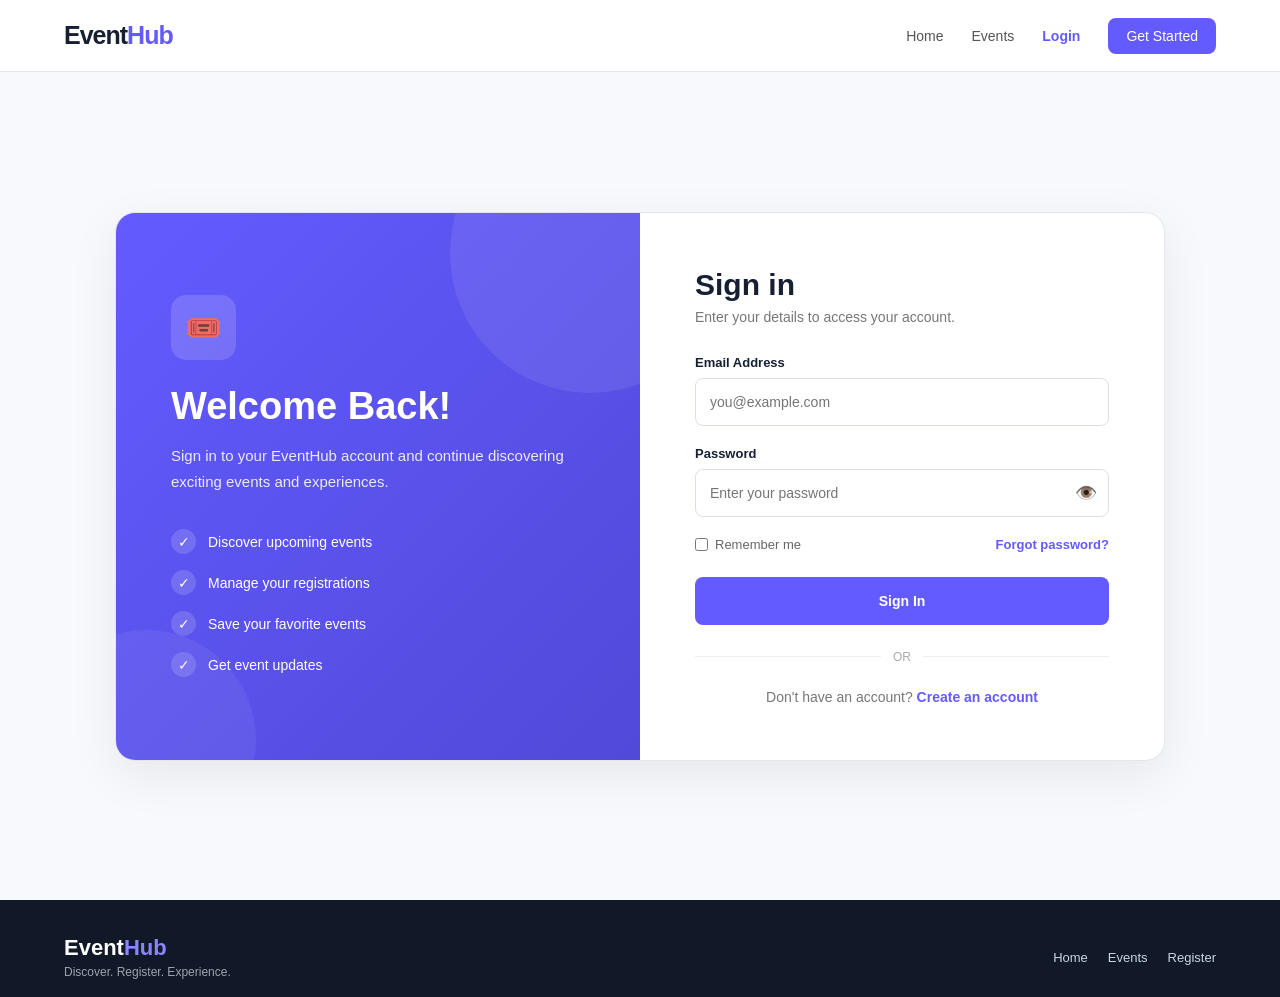
<file: login.html>
<!DOCTYPE html>
<html lang="en">

<head>

    <meta charset="UTF-8">

    <meta
        name="viewport"
        content="width=device-width, initial-scale=1.0"
    >

    <title>EventHub | Login</title>


    <style>

        /* =====================================================
           EVENTHUB LOGIN PAGE

           Single-file architecture:
           HTML + CSS + JavaScript

           CSS Prefix:
           ehlogin-

           JavaScript Prefix:
           ehlogin-

           This prevents overlap with other pages.
           ===================================================== */


        /* =====================================================
           RESET
           ===================================================== */

        * {
            margin: 0;
            padding: 0;
            box-sizing: border-box;
        }


        html {
            scroll-behavior: smooth;
        }


        body {

            font-family:
                Arial,
                Helvetica,
                sans-serif;

            background: #f8f9fc;

            color: #172033;

            min-height: 100vh;

        }


        a {
            text-decoration: none;
            color: inherit;
        }


        button,
        input {
            font-family: inherit;
        }


        /* =====================================================
           CONTAINER
           ===================================================== */

        .ehlogin-container {

            width: 90%;

            max-width: 1180px;

            margin: auto;

        }


        /* =====================================================
           NAVBAR
           ===================================================== */

        .ehlogin-navbar {

            height: 72px;

            background: #ffffff;

            border-bottom:
                1px solid #e7e7e7;

            display: flex;

            align-items: center;

        }


        .ehlogin-nav-inner {

            display: flex;

            align-items: center;

            justify-content:
                space-between;

        }


        .ehlogin-logo {

            font-size: 25px;

            font-weight: 800;

            letter-spacing: -1px;

        }


        .ehlogin-logo span {

            color: #635bff;

        }


        .ehlogin-nav-links {

            display: flex;

            align-items: center;

            gap: 28px;

        }


        .ehlogin-nav-links a {

            color: #555;

            font-size: 14px;

            transition: 0.2s;

        }


        .ehlogin-nav-links a:hover {

            color: #635bff;

        }


        .ehlogin-nav-links
        .ehlogin-active {

            color: #635bff;

            font-weight: 600;

        }


        .ehlogin-start-btn {

            background: #635bff;

            color: #ffffff !important;

            padding:
                10px 18px;

            border-radius: 8px;

        }


        /* =====================================================
           LOGIN AREA
           ===================================================== */

        .ehlogin-main {

            min-height:
                calc(100vh - 72px);

            display: flex;

            align-items: center;

            justify-content: center;

            padding:
                60px 20px;

        }


        .ehlogin-wrapper {

            width: 100%;

            max-width: 1050px;

            display: grid;

            grid-template-columns:
                1fr 1fr;

            background: #ffffff;

            border:
                1px solid #e4e6eb;

            border-radius: 20px;

            overflow: hidden;

            box-shadow:
                0 15px 50px
                rgba(0,0,0,0.07);

        }


        /* =====================================================
           LEFT PANEL
           ===================================================== */

        .ehlogin-brand-panel {

            background:
                linear-gradient(
                    135deg,
                    #635bff,
                    #5149d8
                );

            color: #ffffff;

            padding: 55px;

            display: flex;

            flex-direction: column;

            justify-content: center;

            position: relative;

            overflow: hidden;

        }


        .ehlogin-brand-panel::before {

            content: "";

            position: absolute;

            width: 280px;

            height: 280px;

            border-radius: 50%;

            background:
                rgba(255,255,255,0.08);

            top: -100px;

            right: -90px;

        }


        .ehlogin-brand-panel::after {

            content: "";

            position: absolute;

            width: 220px;

            height: 220px;

            border-radius: 50%;

            background:
                rgba(255,255,255,0.06);

            bottom: -90px;

            left: -80px;

        }


        .ehlogin-brand-content {

            position: relative;

            z-index: 1;

        }


        .ehlogin-brand-icon {

            width: 65px;

            height: 65px;

            border-radius: 15px;

            background:
                rgba(255,255,255,0.15);

            display: flex;

            align-items: center;

            justify-content: center;

            font-size: 30px;

            margin-bottom: 25px;

        }


        .ehlogin-brand-panel h1 {

            font-size: 38px;

            line-height: 1.15;

            margin-bottom: 15px;

        }


        .ehlogin-brand-panel > div > p {

            opacity: 0.88;

            max-width: 420px;

            font-size: 15px;

            line-height: 1.7;

        }


        /* =====================================================
           BENEFITS
           ===================================================== */

        .ehlogin-benefits {

            margin-top: 35px;

            display: flex;

            flex-direction: column;

            gap: 16px;

        }


        .ehlogin-benefit {

            display: flex;

            align-items: center;

            gap: 12px;

            font-size: 14px;

        }


        .ehlogin-check {

            width: 25px;

            height: 25px;

            border-radius: 50%;

            background:
                rgba(255,255,255,0.15);

            display: flex;

            align-items: center;

            justify-content: center;

            flex-shrink: 0;

        }


        /* =====================================================
           RIGHT LOGIN PANEL
           ===================================================== */

        .ehlogin-form-panel {

            padding: 55px;

            display: flex;

            flex-direction: column;

            justify-content: center;

        }


        .ehlogin-form-heading {

            margin-bottom: 30px;

        }


        .ehlogin-form-heading h2 {

            font-size: 30px;

            margin-bottom: 7px;

        }


        .ehlogin-form-heading p {

            color: #777;

            font-size: 14px;

        }


        /* =====================================================
           FORM
           ===================================================== */

        .ehlogin-form-group {

            margin-bottom: 20px;

        }


        .ehlogin-form-group label {

            display: block;

            font-size: 13px;

            font-weight: 700;

            margin-bottom: 8px;

        }


        .ehlogin-input-wrapper {

            position: relative;

        }


        .ehlogin-input {

            width: 100%;

            height: 48px;

            border:
                1px solid #dcdfe5;

            border-radius: 8px;

            padding:
                0 14px;

            outline: none;

            font-size: 14px;

            transition: 0.2s;

        }


        .ehlogin-input:focus {

            border-color: #635bff;

            box-shadow:
                0 0 0 3px
                rgba(99,91,255,0.10);

        }


        /* =====================================================
           PASSWORD INPUT
           ===================================================== */

        .ehlogin-password-input {

            padding-right: 50px;

        }


        .ehlogin-password-toggle {

            position: absolute;

            right: 12px;

            top: 50%;

            transform:
                translateY(-50%);

            border: none;

            background: none;

            cursor: pointer;

            font-size: 18px;

            color: #777;

        }


        /* =====================================================
           FORM OPTIONS
           ===================================================== */

        .ehlogin-form-options {

            display: flex;

            justify-content:
                space-between;

            align-items: center;

            margin:
                3px 0 25px;

            font-size: 13px;

        }


        .ehlogin-remember {

            display: flex;

            align-items: center;

            gap: 7px;

            color: #666;

        }


        .ehlogin-remember input {

            accent-color: #635bff;

            cursor: pointer;

        }


        .ehlogin-forgot {

            color: #635bff;

            font-weight: 600;

            cursor: pointer;

        }


        /* =====================================================
           LOGIN BUTTON
           ===================================================== */

        .ehlogin-submit {

            width: 100%;

            height: 48px;

            border: none;

            border-radius: 8px;

            background: #635bff;

            color: #ffffff;

            font-size: 14px;

            font-weight: 700;

            cursor: pointer;

            transition: 0.2s;

        }


        .ehlogin-submit:hover {

            background: #5149e8;

            transform:
                translateY(-1px);

        }


        .ehlogin-submit:disabled {

            opacity: 0.7;

            cursor: not-allowed;

            transform: none;

        }


        /* =====================================================
           DIVIDER
           ===================================================== */

        .ehlogin-divider {

            display: flex;

            align-items: center;

            gap: 12px;

            margin:
                25px 0;

            color: #aaa;

            font-size: 12px;

        }


        .ehlogin-divider::before,
        .ehlogin-divider::after {

            content: "";

            height: 1px;

            background: #eeeeee;

            flex: 1;

        }


        /* =====================================================
           REGISTER LINK
           ===================================================== */

        .ehlogin-register-text {

            text-align: center;

            font-size: 14px;

            color: #777;

        }


        .ehlogin-register-text a {

            color: #635bff;

            font-weight: 700;

        }


        .ehlogin-register-text a:hover {

            text-decoration: underline;

        }


        /* =====================================================
           ERROR MESSAGE
           ===================================================== */

        .ehlogin-error {

            display: none;

            background: #fff1f2;

            border:
                1px solid #fecdd3;

            color: #be123c;

            padding:
                10px 12px;

            border-radius: 7px;

            font-size: 13px;

            margin-bottom: 18px;

        }


        .ehlogin-error.ehlogin-show {

            display: block;

        }


        /* =====================================================
           SUCCESS MESSAGE
           ===================================================== */

        .ehlogin-success {

            display: none;

            text-align: center;

            padding:
                20px 0;

        }


        .ehlogin-success-icon {

            width: 65px;

            height: 65px;

            border-radius: 50%;

            background: #e8f7ee;

            color: #16834d;

            display: flex;

            align-items: center;

            justify-content: center;

            font-size: 30px;

            margin:
                0 auto 18px;

        }


        .ehlogin-success h2 {

            margin-bottom: 8px;

        }


        .ehlogin-success p {

            color: #777;

            font-size: 14px;

        }


        /* =====================================================
           FOOTER
           ===================================================== */

        .ehlogin-footer {

            background: #111827;

            color: #ffffff;

            padding:
                35px 0 18px;

        }


        .ehlogin-footer-inner {

            display: flex;

            justify-content:
                space-between;

            align-items: center;

            gap: 20px;

        }


        .ehlogin-footer-logo {

            font-size: 22px;

            font-weight: 800;

        }


        .ehlogin-footer-logo span {

            color: #8b85ff;

        }


        .ehlogin-footer p {

            color: #9ca3af;

            font-size: 12px;

            margin-top: 4px;

        }


        .ehlogin-footer-links {

            display: flex;

            gap: 20px;

        }


        .ehlogin-footer-links a {

            color: #cbd5e1;

            font-size: 13px;

        }


        .ehlogin-footer-links a:hover {

            color: #ffffff;

        }


        /* =====================================================
           RESPONSIVE
           ===================================================== */

        @media (max-width: 850px) {

            .ehlogin-wrapper {

                grid-template-columns: 1fr;

                max-width: 550px;

            }


            .ehlogin-brand-panel {

                padding: 40px;

            }


            .ehlogin-brand-panel h1 {

                font-size: 32px;

            }


            .ehlogin-benefits {

                display: grid;

                grid-template-columns:
                    1fr 1fr;

            }


            .ehlogin-form-panel {

                padding: 40px;

            }

        }


        @media (max-width: 600px) {

            .ehlogin-nav-links
            a:not(.ehlogin-start-btn) {

                display: none;

            }


            .ehlogin-main {

                padding:
                    30px 15px;

            }


            .ehlogin-brand-panel {

                padding: 30px;

            }


            .ehlogin-form-panel {

                padding: 30px;

            }


            .ehlogin-benefits {

                grid-template-columns: 1fr;

            }


            .ehlogin-form-options {

                align-items:
                    flex-start;

                gap: 10px;

            }


            .ehlogin-footer-inner {

                flex-direction: column;

                align-items:
                    flex-start;

            }

        }

    </style>

</head>


<body>


    <!-- =====================================================
         NAVBAR
         ===================================================== -->

    <header class="ehlogin-navbar">

        <div
            class="ehlogin-container
                   ehlogin-nav-inner"
        >

            <a
                href="index.html"
                class="ehlogin-logo"
            >
                Event<span>Hub</span>
            </a>


            <nav class="ehlogin-nav-links">

                <a href="index.html">
                    Home
                </a>

                <a href="events.html">
                    Events
                </a>

                <a
                    href="login.html"
                    class="ehlogin-active"
                >
                    Login
                </a>

                <a
                    href="register.html"
                    class="ehlogin-start-btn"
                >
                    Get Started
                </a>

            </nav>

        </div>

    </header>



    <!-- =====================================================
         LOGIN MAIN
         ===================================================== -->

    <main class="ehlogin-main">

        <div class="ehlogin-wrapper">


            <!-- =================================================
                 LEFT BRAND PANEL
                 ================================================= -->

            <section class="ehlogin-brand-panel">

                <div class="ehlogin-brand-content">


                    <div class="ehlogin-brand-icon">
                        🎟️
                    </div>


                    <h1>
                        Welcome Back!
                    </h1>


                    <p>
                        Sign in to your EventHub account
                        and continue discovering exciting
                        events and experiences.
                    </p>


                    <div class="ehlogin-benefits">


                        <div class="ehlogin-benefit">

                            <div class="ehlogin-check">
                                ✓
                            </div>

                            <span>
                                Discover upcoming events
                            </span>

                        </div>


                        <div class="ehlogin-benefit">

                            <div class="ehlogin-check">
                                ✓
                            </div>

                            <span>
                                Manage your registrations
                            </span>

                        </div>


                        <div class="ehlogin-benefit">

                            <div class="ehlogin-check">
                                ✓
                            </div>

                            <span>
                                Save your favorite events
                            </span>

                        </div>


                        <div class="ehlogin-benefit">

                            <div class="ehlogin-check">
                                ✓
                            </div>

                            <span>
                                Get event updates
                            </span>

                        </div>


                    </div>

                </div>

            </section>



            <!-- =================================================
                 LOGIN FORM
                 ================================================= -->

            <section class="ehlogin-form-panel">


                <div class="ehlogin-form-heading">

                    <h2>
                        Sign in
                    </h2>

                    <p>
                        Enter your details to access
                        your account.
                    </p>

                </div>



                <!-- ERROR -->

                <div
                    id="ehloginError"
                    class="ehlogin-error"
                >
                </div>



                <!-- LOGIN FORM -->

                <form
                    id="ehloginForm"
                    novalidate
                >


                    <!-- EMAIL -->

                    <div class="ehlogin-form-group">

                        <label for="ehloginEmail">
                            Email Address
                        </label>

                        <input
                            type="email"
                            id="ehloginEmail"
                            class="ehlogin-input"
                            placeholder="you@example.com"
                            autocomplete="email"
                        >

                    </div>



                    <!-- PASSWORD -->

                    <div class="ehlogin-form-group">

                        <label for="ehloginPassword">
                            Password
                        </label>


                        <div
                            class="ehlogin-input-wrapper"
                        >

                            <input
                                type="password"
                                id="ehloginPassword"
                                class="
                                    ehlogin-input
                                    ehlogin-password-input
                                "
                                placeholder="Enter your password"
                                autocomplete="current-password"
                            >


                            <button
                                type="button"
                                id="ehloginPasswordToggle"
                                class="ehlogin-password-toggle"
                                aria-label="Show password"
                            >
                                👁️
                            </button>

                        </div>

                    </div>



                    <!-- OPTIONS -->

                    <div class="ehlogin-form-options">


                        <label class="ehlogin-remember">

                            <input
                                type="checkbox"
                                id="ehloginRemember"
                            >

                            Remember me

                        </label>


                        <a
                            href="#"
                            id="ehloginForgot"
                            class="ehlogin-forgot"
                        >
                            Forgot password?
                        </a>


                    </div>



                    <!-- SUBMIT -->

                    <button
                        type="submit"
                        id="ehloginSubmit"
                        class="ehlogin-submit"
                    >
                        Sign In
                    </button>


                </form>



                <!-- DIVIDER -->

                <div class="ehlogin-divider">
                    OR
                </div>



                <!-- REGISTER -->

                <p class="ehlogin-register-text">

                    Don't have an account?

                    <a href="register.html">
                        Create an account
                    </a>

                </p>



                <!-- SUCCESS -->

                <div
                    id="ehloginSuccess"
                    class="ehlogin-success"
                >

                    <div class="ehlogin-success-icon">
                        ✓
                    </div>

                    <h2>
                        Login Successful!
                    </h2>

                    <p>
                        Welcome back to EventHub.
                    </p>

                </div>


            </section>

        </div>

    </main>



    <!-- =====================================================
         FOOTER
         ===================================================== -->

    <footer class="ehlogin-footer">

        <div
            class="
                ehlogin-container
                ehlogin-footer-inner
            "
        >


            <div>

                <div class="ehlogin-footer-logo">

                    Event<span>Hub</span>

                </div>

                <p>
                    Discover. Register. Experience.
                </p>

            </div>


            <div class="ehlogin-footer-links">

                <a href="index.html">
                    Home
                </a>

                <a href="events.html">
                    Events
                </a>

                <a href="register.html">
                    Register
                </a>

            </div>


        </div>

    </footer>



    <!-- =====================================================
         JAVASCRIPT
         ===================================================== -->

    <script>

        /*
        ========================================================
        EVENTHUB LOGIN JAVASCRIPT

        This JavaScript belongs ONLY to login.html.

        Actual authentication will later be:

        Login Form
             ↓
        API Gateway
             ↓
        Lambda
             ↓
        RDS MySQL

        For now we only perform frontend validation.
        ========================================================
        */


        /* =====================================================
           ELEMENTS
           ===================================================== */

        const ehloginForm =
            document.getElementById(
                "ehloginForm"
            );


        const ehloginEmail =
            document.getElementById(
                "ehloginEmail"
            );


        const ehloginPassword =
            document.getElementById(
                "ehloginPassword"
            );


        const ehloginRemember =
            document.getElementById(
                "ehloginRemember"
            );


        const ehloginSubmit =
            document.getElementById(
                "ehloginSubmit"
            );


        const ehloginPasswordToggle =
            document.getElementById(
                "ehloginPasswordToggle"
            );


        const ehloginError =
            document.getElementById(
                "ehloginError"
            );


        const ehloginSuccess =
            document.getElementById(
                "ehloginSuccess"
            );


        const ehloginForgot =
            document.getElementById(
                "ehloginForgot"
            );



        /* =====================================================
           SHOW / HIDE PASSWORD
           ===================================================== */

        ehloginPasswordToggle.addEventListener(
            "click",
            function () {


                if (
                    ehloginPassword.type ===
                    "password"
                ) {

                    ehloginPassword.type =
                        "text";

                    ehloginPasswordToggle.textContent =
                        "🙈";

                    ehloginPasswordToggle
                        .setAttribute(
                            "aria-label",
                            "Hide password"
                        );

                }

                else {

                    ehloginPassword.type =
                        "password";

                    ehloginPasswordToggle.textContent =
                        "👁️";

                    ehloginPasswordToggle
                        .setAttribute(
                            "aria-label",
                            "Show password"
                        );

                }

            }
        );



        /* =====================================================
           ERROR FUNCTION
           ===================================================== */

        function ehloginShowError(message) {

            ehloginError.textContent =
                message;

            ehloginError.classList.add(
                "ehlogin-show"
            );

        }



        /* =====================================================
           HIDE ERROR
           ===================================================== */

        function ehloginHideError() {

            ehloginError.textContent = "";

            ehloginError.classList.remove(
                "ehlogin-show"
            );

        }



        /* =====================================================
           EMAIL VALIDATION
           ===================================================== */

        function ehloginIsValidEmail(email) {

            const pattern =
                /^[^\s@]+@[^\s@]+\.[^\s@]+$/;

            return pattern.test(email);

        }



        /* =====================================================
           LOGIN SUBMIT
           ===================================================== */

        ehloginForm.addEventListener(
            "submit",
            function (event) {

                event.preventDefault();


                ehloginHideError();


                const email =
                    ehloginEmail.value
                        .trim();


                const password =
                    ehloginPassword.value;


                /* ---------- EMAIL ---------- */

                if (email === "") {

                    ehloginShowError(
                        "Please enter your email address."
                    );

                    ehloginEmail.focus();

                    return;

                }


                if (
                    !ehloginIsValidEmail(email)
                ) {

                    ehloginShowError(
                        "Please enter a valid email address."
                    );

                    ehloginEmail.focus();

                    return;

                }


                /* ---------- PASSWORD ---------- */

                if (password === "") {

                    ehloginShowError(
                        "Please enter your password."
                    );

                    ehloginPassword.focus();

                    return;

                }


                if (password.length < 6) {

                    ehloginShowError(
                        "Password must contain at least 6 characters."
                    );

                    ehloginPassword.focus();

                    return;

                }


                /* ---------- LOADING ---------- */

                ehloginSubmit.disabled =
                    true;

                ehloginSubmit.textContent =
                    "Signing in...";


                /*
                ------------------------------------------------
                TEMPORARY FRONTEND DEMO

                Later this section will be replaced with:

                fetch(API_GATEWAY_URL, {
                    method: "POST",
                    body: JSON.stringify(...)
                })

                ------------------------------------------------
                */


                setTimeout(
                    function () {


                        ehloginSubmit.disabled =
                            false;


                        ehloginSubmit.textContent =
                            "Sign In";


                        /*
                        Remember-me demonstration.
                        */

                        if (
                            ehloginRemember.checked
                        ) {

                            localStorage.setItem(
                                "eventhubRememberEmail",
                                email
                            );

                        }


                        /* ---------- SUCCESS ---------- */

                        ehloginForm.style.display =
                            "none";


                        ehloginSuccess.style.display =
                            "block";


                    },
                    1000
                );

            }
        );



        /* =====================================================
           FORGOT PASSWORD
           ===================================================== */

        ehloginForgot.addEventListener(
            "click",
            function (event) {

                event.preventDefault();


                const email =
                    ehloginEmail.value
                        .trim();


                if (email === "") {

                    ehloginShowError(
                        "Enter your email first to reset your password."
                    );

                    ehloginEmail.focus();

                    return;

                }


                if (
                    !ehloginIsValidEmail(email)
                ) {

                    ehloginShowError(
                        "Please enter a valid email address."
                    );

                    ehloginEmail.focus();

                    return;

                }


                alert(
                    "Password reset functionality will be connected to AWS backend later."
                );

            }
        );



        /* =====================================================
           REMEMBERED EMAIL
           ===================================================== */

        const ehloginSavedEmail =
            localStorage.getItem(
                "eventhubRememberEmail"
            );


        if (ehloginSavedEmail) {

            ehloginEmail.value =
                ehloginSavedEmail;

            ehloginRemember.checked =
                true;

        }



        /* =====================================================
           REMOVE ERROR WHILE TYPING
           ===================================================== */

        ehloginEmail.addEventListener(
            "input",
            ehloginHideError
        );


        ehloginPassword.addEventListener(
            "input",
            ehloginHideError
        );

    </script>


</body>

</html>
</file>
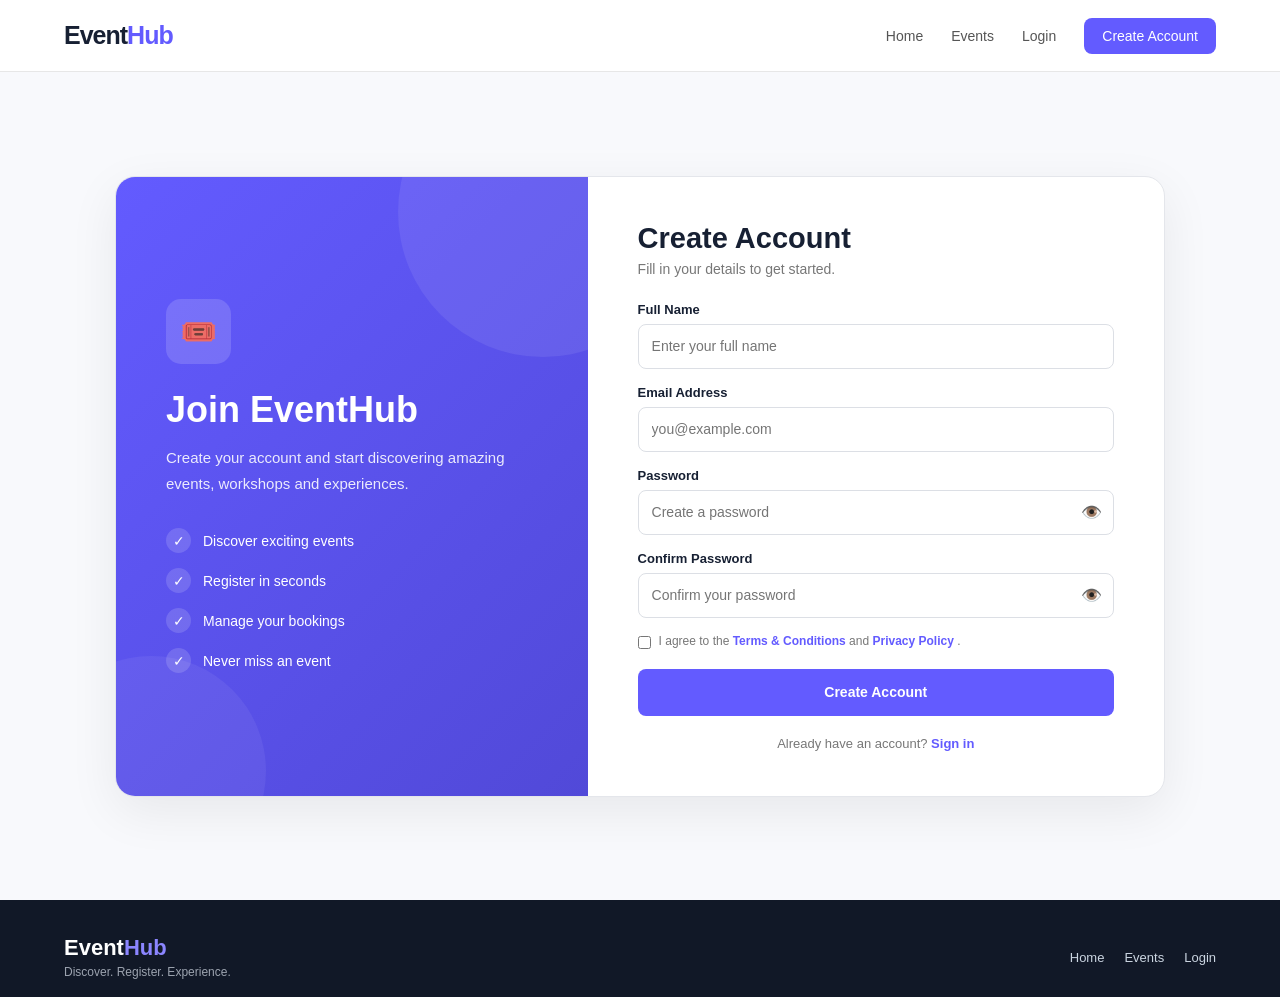
<file: register.html>
<!DOCTYPE html>
<html lang="en">

<head>

    <meta charset="UTF-8">

    <meta
        name="viewport"
        content="width=device-width, initial-scale=1.0"
    >

    <title>EventHub | Create Account</title>


    <style>

        /* =====================================================
           EVENTHUB REGISTER PAGE

           Single File:
           HTML + CSS + JavaScript

           CSS Prefix:
           ehregister-

           JavaScript Prefix:
           ehregister-

           No external CSS/JS.
           ===================================================== */


        /* =====================================================
           RESET
           ===================================================== */

        * {
            margin: 0;
            padding: 0;
            box-sizing: border-box;
        }


        html {
            scroll-behavior: smooth;
        }


        body {

            font-family:
                Arial,
                Helvetica,
                sans-serif;

            background: #f8f9fc;

            color: #172033;

            min-height: 100vh;

        }


        a {
            text-decoration: none;
            color: inherit;
        }


        button,
        input {
            font-family: inherit;
        }


        /* =====================================================
           CONTAINER
           ===================================================== */

        .ehregister-container {

            width: 90%;

            max-width: 1180px;

            margin: auto;

        }


        /* =====================================================
           NAVBAR
           ===================================================== */

        .ehregister-navbar {

            height: 72px;

            background: #ffffff;

            border-bottom:
                1px solid #e7e7e7;

            display: flex;

            align-items: center;

        }


        .ehregister-nav-inner {

            display: flex;

            align-items: center;

            justify-content:
                space-between;

        }


        .ehregister-logo {

            font-size: 25px;

            font-weight: 800;

            letter-spacing: -1px;

        }


        .ehregister-logo span {

            color: #635bff;

        }


        .ehregister-nav-links {

            display: flex;

            align-items: center;

            gap: 28px;

        }


        .ehregister-nav-links a {

            color: #555;

            font-size: 14px;

            transition: 0.2s;

        }


        .ehregister-nav-links a:hover {

            color: #635bff;

        }


        .ehregister-nav-links
        .ehregister-active {

            color: #635bff;

            font-weight: 600;

        }


        .ehregister-login-btn {

            background: #635bff;

            color: #ffffff !important;

            padding:
                10px 18px;

            border-radius: 8px;

        }


        /* =====================================================
           MAIN REGISTER AREA
           ===================================================== */

        .ehregister-main {

            min-height:
                calc(100vh - 72px);

            display: flex;

            align-items: center;

            justify-content: center;

            padding:
                55px 20px;

        }


        .ehregister-wrapper {

            width: 100%;

            max-width: 1050px;

            display: grid;

            grid-template-columns:
                0.9fr 1.1fr;

            background: #ffffff;

            border:
                1px solid #e4e6eb;

            border-radius: 20px;

            overflow: hidden;

            box-shadow:
                0 15px 50px
                rgba(0,0,0,0.07);

        }


        /* =====================================================
           LEFT PANEL
           ===================================================== */

        .ehregister-brand-panel {

            background:
                linear-gradient(
                    135deg,
                    #635bff,
                    #5149d8
                );

            color: #ffffff;

            padding: 50px;

            display: flex;

            flex-direction: column;

            justify-content: center;

            position: relative;

            overflow: hidden;

        }


        .ehregister-brand-panel::before {

            content: "";

            position: absolute;

            width: 290px;

            height: 290px;

            border-radius: 50%;

            background:
                rgba(255,255,255,0.08);

            top: -110px;

            right: -100px;

        }


        .ehregister-brand-panel::after {

            content: "";

            position: absolute;

            width: 230px;

            height: 230px;

            border-radius: 50%;

            background:
                rgba(255,255,255,0.06);

            bottom: -90px;

            left: -80px;

        }


        .ehregister-brand-content {

            position: relative;

            z-index: 1;

        }


        .ehregister-brand-icon {

            width: 65px;

            height: 65px;

            border-radius: 15px;

            background:
                rgba(255,255,255,0.15);

            display: flex;

            align-items: center;

            justify-content: center;

            font-size: 30px;

            margin-bottom: 25px;

        }


        .ehregister-brand-panel h1 {

            font-size: 36px;

            line-height: 1.15;

            margin-bottom: 15px;

        }


        .ehregister-brand-panel p {

            opacity: 0.88;

            font-size: 15px;

            line-height: 1.7;

        }


        /* =====================================================
           BENEFITS
           ===================================================== */

        .ehregister-benefits {

            margin-top: 32px;

            display: flex;

            flex-direction: column;

            gap: 15px;

        }


        .ehregister-benefit {

            display: flex;

            align-items: center;

            gap: 12px;

            font-size: 14px;

        }


        .ehregister-check {

            width: 25px;

            height: 25px;

            border-radius: 50%;

            background:
                rgba(255,255,255,0.15);

            display: flex;

            align-items: center;

            justify-content: center;

            flex-shrink: 0;

        }


        /* =====================================================
           REGISTER FORM PANEL
           ===================================================== */

        .ehregister-form-panel {

            padding: 45px 50px;

        }


        .ehregister-heading {

            margin-bottom: 25px;

        }


        .ehregister-heading h2 {

            font-size: 29px;

            margin-bottom: 6px;

        }


        .ehregister-heading p {

            color: #777;

            font-size: 14px;

        }


        /* =====================================================
           FORM GROUP
           ===================================================== */

        .ehregister-form-group {

            margin-bottom: 16px;

        }


        .ehregister-form-group label {

            display: block;

            font-size: 13px;

            font-weight: 700;

            margin-bottom: 7px;

        }


        .ehregister-input-wrapper {

            position: relative;

        }


        .ehregister-input {

            width: 100%;

            height: 45px;

            border:
                1px solid #dcdfe5;

            border-radius: 8px;

            padding:
                0 13px;

            outline: none;

            font-size: 14px;

            transition: 0.2s;

        }


        .ehregister-input:focus {

            border-color: #635bff;

            box-shadow:
                0 0 0 3px
                rgba(99,91,255,0.10);

        }


        /* =====================================================
           PASSWORD INPUT
           ===================================================== */

        .ehregister-password-input {

            padding-right: 50px;

        }


        .ehregister-password-toggle {

            position: absolute;

            right: 12px;

            top: 50%;

            transform:
                translateY(-50%);

            border: none;

            background: none;

            cursor: pointer;

            font-size: 17px;

        }


        /* =====================================================
           PASSWORD STRENGTH
           ===================================================== */

        .ehregister-password-strength {

            margin-top: 7px;

            display: none;

        }


        .ehregister-strength-bar {

            height: 5px;

            background: #eeeeee;

            border-radius: 10px;

            overflow: hidden;

        }


        .ehregister-strength-fill {

            height: 100%;

            width: 0%;

            transition:
                width 0.2s;

        }


        .ehregister-strength-text {

            font-size: 11px;

            margin-top: 4px;

            color: #777;

        }


        /* =====================================================
           TERMS
           ===================================================== */

        .ehregister-terms {

            display: flex;

            align-items: flex-start;

            gap: 8px;

            font-size: 12px;

            color: #777;

            margin:
                8px 0 20px;

        }


        .ehregister-terms input {

            margin-top: 2px;

            accent-color: #635bff;

            cursor: pointer;

        }


        .ehregister-terms a {

            color: #635bff;

            font-weight: 600;

        }


        /* =====================================================
           REGISTER BUTTON
           ===================================================== */

        .ehregister-submit {

            width: 100%;

            height: 47px;

            border: none;

            border-radius: 8px;

            background: #635bff;

            color: #ffffff;

            font-size: 14px;

            font-weight: 700;

            cursor: pointer;

            transition: 0.2s;

        }


        .ehregister-submit:hover {

            background: #5149e8;

            transform:
                translateY(-1px);

        }


        .ehregister-submit:disabled {

            opacity: 0.7;

            cursor: not-allowed;

            transform: none;

        }


        /* =====================================================
           ERROR
           ===================================================== */

        .ehregister-error {

            display: none;

            background: #fff1f2;

            border:
                1px solid #fecdd3;

            color: #be123c;

            padding:
                10px 12px;

            border-radius: 7px;

            font-size: 13px;

            margin-bottom: 15px;

        }


        .ehregister-error.ehregister-show {

            display: block;

        }


        /* =====================================================
           SUCCESS
           ===================================================== */

        .ehregister-success {

            display: none;

            text-align: center;

            padding:
                30px 10px;

        }


        .ehregister-success-icon {

            width: 68px;

            height: 68px;

            border-radius: 50%;

            background: #e8f7ee;

            color: #16834d;

            display: flex;

            align-items: center;

            justify-content: center;

            font-size: 31px;

            margin:
                0 auto 18px;

        }


        .ehregister-success h2 {

            margin-bottom: 8px;

        }


        .ehregister-success p {

            color: #777;

            font-size: 14px;

            margin-bottom: 22px;

        }


        .ehregister-success a {

            display: inline-block;

            background: #635bff;

            color: #ffffff;

            padding:
                11px 20px;

            border-radius: 8px;

            font-size: 14px;

            font-weight: 700;

        }


        /* =====================================================
           LOGIN LINK
           ===================================================== */

        .ehregister-login-text {

            text-align: center;

            margin-top: 20px;

            font-size: 13px;

            color: #777;

        }


        .ehregister-login-text a {

            color: #635bff;

            font-weight: 700;

        }


        .ehregister-login-text a:hover {

            text-decoration: underline;

        }


        /* =====================================================
           FOOTER
           ===================================================== */

        .ehregister-footer {

            background: #111827;

            color: #ffffff;

            padding:
                35px 0 18px;

        }


        .ehregister-footer-inner {

            display: flex;

            justify-content:
                space-between;

            align-items: center;

            gap: 20px;

        }


        .ehregister-footer-logo {

            font-size: 22px;

            font-weight: 800;

        }


        .ehregister-footer-logo span {

            color: #8b85ff;

        }


        .ehregister-footer p {

            color: #9ca3af;

            font-size: 12px;

            margin-top: 4px;

        }


        .ehregister-footer-links {

            display: flex;

            gap: 20px;

        }


        .ehregister-footer-links a {

            color: #cbd5e1;

            font-size: 13px;

        }


        .ehregister-footer-links a:hover {

            color: #ffffff;

        }


        /* =====================================================
           RESPONSIVE
           ===================================================== */

        @media (max-width: 850px) {

            .ehregister-wrapper {

                grid-template-columns: 1fr;

                max-width: 550px;

            }


            .ehregister-brand-panel {

                padding: 40px;

            }


            .ehregister-benefits {

                display: grid;

                grid-template-columns:
                    1fr 1fr;

            }


            .ehregister-form-panel {

                padding: 40px;

            }

        }


        @media (max-width: 600px) {

            .ehregister-nav-links
            a:not(.ehregister-login-btn) {

                display: none;

            }


            .ehregister-main {

                padding:
                    30px 15px;

            }


            .ehregister-brand-panel {

                padding: 30px;

            }


            .ehregister-form-panel {

                padding: 30px;

            }


            .ehregister-benefits {

                grid-template-columns: 1fr;

            }


            .ehregister-brand-panel h1 {

                font-size: 30px;

            }

        }

    </style>

</head>


<body>


    <!-- =====================================================
         NAVBAR
         ===================================================== -->

    <header class="ehregister-navbar">

        <div
            class="
                ehregister-container
                ehregister-nav-inner
            "
        >

            <a
                href="index.html"
                class="ehregister-logo"
            >
                Event<span>Hub</span>
            </a>


            <nav class="ehregister-nav-links">

                <a href="index.html">
                    Home
                </a>

                <a href="events.html">
                    Events
                </a>

                <a href="login.html">
                    Login
                </a>

                <a
                    href="register.html"
                    class="ehregister-login-btn"
                >
                    Create Account
                </a>

            </nav>

        </div>

    </header>



    <!-- =====================================================
         MAIN
         ===================================================== -->

    <main class="ehregister-main">

        <div class="ehregister-wrapper">


            <!-- =================================================
                 BRAND PANEL
                 ================================================= -->

            <section class="ehregister-brand-panel">

                <div class="ehregister-brand-content">


                    <div class="ehregister-brand-icon">
                        🎟️
                    </div>


                    <h1>
                        Join EventHub
                    </h1>


                    <p>
                        Create your account and start
                        discovering amazing events,
                        workshops and experiences.
                    </p>


                    <div class="ehregister-benefits">


                        <div class="ehregister-benefit">

                            <div class="ehregister-check">
                                ✓
                            </div>

                            <span>
                                Discover exciting events
                            </span>

                        </div>


                        <div class="ehregister-benefit">

                            <div class="ehregister-check">
                                ✓
                            </div>

                            <span>
                                Register in seconds
                            </span>

                        </div>


                        <div class="ehregister-benefit">

                            <div class="ehregister-check">
                                ✓
                            </div>

                            <span>
                                Manage your bookings
                            </span>

                        </div>


                        <div class="ehregister-benefit">

                            <div class="ehregister-check">
                                ✓
                            </div>

                            <span>
                                Never miss an event
                            </span>

                        </div>


                    </div>

                </div>

            </section>



            <!-- =================================================
                 REGISTER FORM
                 ================================================= -->

            <section class="ehregister-form-panel">


                <div class="ehregister-heading">

                    <h2>
                        Create Account
                    </h2>

                    <p>
                        Fill in your details to get started.
                    </p>

                </div>



                <!-- ERROR -->

                <div
                    id="ehregisterError"
                    class="ehregister-error"
                >
                </div>



                <!-- FORM -->

                <form
                    id="ehregisterForm"
                    novalidate
                >


                    <!-- FULL NAME -->

                    <div class="ehregister-form-group">

                        <label for="ehregisterName">
                            Full Name
                        </label>

                        <input
                            type="text"
                            id="ehregisterName"
                            class="ehregister-input"
                            placeholder="Enter your full name"
                            autocomplete="name"
                        >

                    </div>



                    <!-- EMAIL -->

                    <div class="ehregister-form-group">

                        <label for="ehregisterEmail">
                            Email Address
                        </label>

                        <input
                            type="email"
                            id="ehregisterEmail"
                            class="ehregister-input"
                            placeholder="you@example.com"
                            autocomplete="email"
                        >

                    </div>



                    <!-- PASSWORD -->

                    <div class="ehregister-form-group">

                        <label for="ehregisterPassword">
                            Password
                        </label>


                        <div
                            class="
                                ehregister-input-wrapper
                            "
                        >

                            <input
                                type="password"
                                id="ehregisterPassword"
                                class="
                                    ehregister-input
                                    ehregister-password-input
                                "
                                placeholder="Create a password"
                                autocomplete="new-password"
                            >


                            <button
                                type="button"
                                id="ehregisterPasswordToggle"
                                class="ehregister-password-toggle"
                            >
                                👁️
                            </button>

                        </div>


                        <!-- STRENGTH -->

                        <div
                            id="ehregisterStrength"
                            class="
                                ehregister-password-strength
                            "
                        >

                            <div
                                class="
                                    ehregister-strength-bar
                                "
                            >

                                <div
                                    id="ehregisterStrengthFill"
                                    class="
                                        ehregister-strength-fill
                                    "
                                ></div>

                            </div>


                            <div
                                id="ehregisterStrengthText"
                                class="
                                    ehregister-strength-text
                                "
                            >
                            </div>

                        </div>

                    </div>



                    <!-- CONFIRM PASSWORD -->

                    <div class="ehregister-form-group">

                        <label for="ehregisterConfirmPassword">
                            Confirm Password
                        </label>


                        <div
                            class="
                                ehregister-input-wrapper
                            "
                        >

                            <input
                                type="password"
                                id="ehregisterConfirmPassword"
                                class="
                                    ehregister-input
                                    ehregister-password-input
                                "
                                placeholder="Confirm your password"
                                autocomplete="new-password"
                            >


                            <button
                                type="button"
                                id="ehregisterConfirmToggle"
                                class="
                                    ehregister-password-toggle
                                "
                            >
                                👁️
                            </button>

                        </div>

                    </div>



                    <!-- TERMS -->

                    <label class="ehregister-terms">

                        <input
                            type="checkbox"
                            id="ehregisterTerms"
                        >

                        <span>

                            I agree to the
                            <a href="#">
                                Terms & Conditions
                            </a>
                            and
                            <a href="#">
                                Privacy Policy
                            </a>.

                        </span>

                    </label>



                    <!-- SUBMIT -->

                    <button
                        type="submit"
                        id="ehregisterSubmit"
                        class="ehregister-submit"
                    >
                        Create Account
                    </button>


                </form>



                <!-- LOGIN -->

                <p class="ehregister-login-text">

                    Already have an account?

                    <a href="login.html">
                        Sign in
                    </a>

                </p>



                <!-- SUCCESS -->

                <div
                    id="ehregisterSuccess"
                    class="ehregister-success"
                >

                    <div
                        class="
                            ehregister-success-icon
                        "
                    >
                        ✓
                    </div>


                    <h2>
                        Account Created!
                    </h2>


                    <p>
                        Your EventHub account has been
                        created successfully.
                    </p>


                    <a href="login.html">
                        Continue to Login
                    </a>

                </div>


            </section>

        </div>

    </main>



    <!-- =====================================================
         FOOTER
         ===================================================== -->

    <footer class="ehregister-footer">

        <div
            class="
                ehregister-container
                ehregister-footer-inner
            "
        >


            <div>

                <div
                    class="
                        ehregister-footer-logo
                    "
                >
                    Event<span>Hub</span>
                </div>

                <p>
                    Discover. Register. Experience.
                </p>

            </div>


            <div
                class="
                    ehregister-footer-links
                "
            >

                <a href="index.html">
                    Home
                </a>

                <a href="events.html">
                    Events
                </a>

                <a href="login.html">
                    Login
                </a>

            </div>


        </div>

    </footer>



    <!-- =====================================================
         JAVASCRIPT
         ===================================================== -->

    <script>

        /*
        ========================================================
        EVENTHUB REGISTER JAVASCRIPT

        Everything is contained in this page.

        Actual registration will later become:

        Register Form
             ↓
        API Gateway
             ↓
        Lambda
             ↓
        RDS MySQL
             ↓
        User Created
        ========================================================
        */


        /* =====================================================
           ELEMENTS
           ===================================================== */

        const ehregisterForm =
            document.getElementById(
                "ehregisterForm"
            );


        const ehregisterName =
            document.getElementById(
                "ehregisterName"
            );


        const ehregisterEmail =
            document.getElementById(
                "ehregisterEmail"
            );


        const ehregisterPassword =
            document.getElementById(
                "ehregisterPassword"
            );


        const ehregisterConfirmPassword =
            document.getElementById(
                "ehregisterConfirmPassword"
            );


        const ehregisterTerms =
            document.getElementById(
                "ehregisterTerms"
            );


        const ehregisterSubmit =
            document.getElementById(
                "ehregisterSubmit"
            );


        const ehregisterError =
            document.getElementById(
                "ehregisterError"
            );


        const ehregisterSuccess =
            document.getElementById(
                "ehregisterSuccess"
            );


        const ehregisterPasswordToggle =
            document.getElementById(
                "ehregisterPasswordToggle"
            );


        const ehregisterConfirmToggle =
            document.getElementById(
                "ehregisterConfirmToggle"
            );


        const ehregisterStrength =
            document.getElementById(
                "ehregisterStrength"
            );


        const ehregisterStrengthFill =
            document.getElementById(
                "ehregisterStrengthFill"
            );


        const ehregisterStrengthText =
            document.getElementById(
                "ehregisterStrengthText"
            );



        /* =====================================================
           SHOW / HIDE PASSWORD
           ===================================================== */

        ehregisterPasswordToggle.addEventListener(
            "click",
            function () {

                if (
                    ehregisterPassword.type ===
                    "password"
                ) {

                    ehregisterPassword.type =
                        "text";

                    ehregisterPasswordToggle
                        .textContent = "🙈";

                }

                else {

                    ehregisterPassword.type =
                        "password";

                    ehregisterPasswordToggle
                        .textContent = "👁️";

                }

            }
        );



        /* =====================================================
           SHOW / HIDE CONFIRM PASSWORD
           ===================================================== */

        ehregisterConfirmToggle.addEventListener(
            "click",
            function () {

                if (
                    ehregisterConfirmPassword.type ===
                    "password"
                ) {

                    ehregisterConfirmPassword.type =
                        "text";

                    ehregisterConfirmToggle
                        .textContent = "🙈";

                }

                else {

                    ehregisterConfirmPassword.type =
                        "password";

                    ehregisterConfirmToggle
                        .textContent = "👁️";

                }

            }
        );



        /* =====================================================
           EMAIL VALIDATION
           ===================================================== */

        function ehregisterValidEmail(email) {

            const pattern =
                /^[^\s@]+@[^\s@]+\.[^\s@]+$/;

            return pattern.test(email);

        }



        /* =====================================================
           SHOW ERROR
           ===================================================== */

        function ehregisterShowError(message) {

            ehregisterError.textContent =
                message;

            ehregisterError.classList.add(
                "ehregister-show"
            );

        }



        /* =====================================================
           HIDE ERROR
           ===================================================== */

        function ehregisterHideError() {

            ehregisterError.textContent = "";

            ehregisterError.classList.remove(
                "ehregister-show"
            );

        }



        /* =====================================================
           PASSWORD STRENGTH
           ===================================================== */

        ehregisterPassword.addEventListener(
            "input",
            function () {


                const password =
                    ehregisterPassword.value;


                if (password.length === 0) {

                    ehregisterStrength.style.display =
                        "none";

                    return;

                }


                ehregisterStrength.style.display =
                    "block";


                let score = 0;


                /* LENGTH */

                if (password.length >= 6) {

                    score++;

                }


                /* LONG PASSWORD */

                if (password.length >= 10) {

                    score++;

                }


                /* LOWERCASE */

                if (/[a-z]/.test(password)) {

                    score++;

                }


                /* UPPERCASE */

                if (/[A-Z]/.test(password)) {

                    score++;

                }


                /* NUMBER */

                if (/[0-9]/.test(password)) {

                    score++;

                }


                /* SPECIAL CHARACTER */

                if (
                    /[^A-Za-z0-9]/.test(password)
                ) {

                    score++;

                }



                /* =================================================
                   STRENGTH DISPLAY
                   ================================================= */


                if (score <= 2) {

                    ehregisterStrengthFill.style.width =
                        "33%";

                    ehregisterStrengthText.textContent =
                        "Weak password";

                }

                else if (score <= 4) {

                    ehregisterStrengthFill.style.width =
                        "66%";

                    ehregisterStrengthText.textContent =
                        "Medium password";

                }

                else {

                    ehregisterStrengthFill.style.width =
                        "100%";

                    ehregisterStrengthText.textContent =
                        "Strong password";

                }

            }
        );



        /* =====================================================
           FORM SUBMIT
           ===================================================== */

        ehregisterForm.addEventListener(
            "submit",
            function (event) {

                event.preventDefault();


                ehregisterHideError();


                const name =
                    ehregisterName.value.trim();


                const email =
                    ehregisterEmail.value.trim();


                const password =
                    ehregisterPassword.value;


                const confirmPassword =
                    ehregisterConfirmPassword.value;



                /* =================================================
                   NAME
                   ================================================= */

                if (name === "") {

                    ehregisterShowError(
                        "Please enter your full name."
                    );

                    ehregisterName.focus();

                    return;

                }


                if (name.length < 3) {

                    ehregisterShowError(
                        "Name must contain at least 3 characters."
                    );

                    ehregisterName.focus();

                    return;

                }



                /* =================================================
                   EMAIL
                   ================================================= */

                if (email === "") {

                    ehregisterShowError(
                        "Please enter your email address."
                    );

                    ehregisterEmail.focus();

                    return;

                }


                if (
                    !ehregisterValidEmail(email)
                ) {

                    ehregisterShowError(
                        "Please enter a valid email address."
                    );

                    ehregisterEmail.focus();

                    return;

                }



                /* =================================================
                   PASSWORD
                   ================================================= */

                if (password === "") {

                    ehregisterShowError(
                        "Please create a password."
                    );

                    ehregisterPassword.focus();

                    return;

                }


                if (password.length < 6) {

                    ehregisterShowError(
                        "Password must contain at least 6 characters."
                    );

                    ehregisterPassword.focus();

                    return;

                }



                /* =================================================
                   CONFIRM PASSWORD
                   ================================================= */

                if (confirmPassword === "") {

                    ehregisterShowError(
                        "Please confirm your password."
                    );

                    ehregisterConfirmPassword.focus();

                    return;

                }


                if (
                    password !==
                    confirmPassword
                ) {

                    ehregisterShowError(
                        "Passwords do not match."
                    );

                    ehregisterConfirmPassword.focus();

                    return;

                }



                /* =================================================
                   TERMS
                   ================================================= */

                if (
                    !ehregisterTerms.checked
                ) {

                    ehregisterShowError(
                        "Please accept the Terms & Conditions."
                    );

                    return;

                }



                /* =================================================
                   LOADING
                   ================================================= */

                ehregisterSubmit.disabled =
                    true;

                ehregisterSubmit.textContent =
                    "Creating Account...";



                /*
                ====================================================
                TEMPORARY FRONTEND DEMO

                Later this will become:

                fetch(API_GATEWAY_URL, {
                    method: "POST",
                    headers: {
                        "Content-Type":
                            "application/json"
                    },
                    body: JSON.stringify({
                        name,
                        email,
                        password
                    })
                })

                ====================================================
                */


                setTimeout(
                    function () {


                        ehregisterSubmit.disabled =
                            false;


                        ehregisterSubmit.textContent =
                            "Create Account";


                        /* SAVE DEMO USER */

                        localStorage.setItem(
                            "eventhubDemoUser",
                            JSON.stringify({
                                name: name,
                                email: email
                            })
                        );


                        /* HIDE FORM */

                        ehregisterForm.style.display =
                            "none";


                        /* HIDE LOGIN TEXT */

                        document.querySelector(
                            ".ehregister-login-text"
                        ).style.display =
                            "none";


                        /* SHOW SUCCESS */

                        ehregisterSuccess.style.display =
                            "block";


                    },
                    1000
                );

            }
        );



        /* =====================================================
           REMOVE ERROR WHILE TYPING
           ===================================================== */

        ehregisterName.addEventListener(
            "input",
            ehregisterHideError
        );


        ehregisterEmail.addEventListener(
            "input",
            ehregisterHideError
        );


        ehregisterPassword.addEventListener(
            "input",
            ehregisterHideError
        );


        ehregisterConfirmPassword.addEventListener(
            "input",
            ehregisterHideError
        );


        ehregisterTerms.addEventListener(
            "change",
            ehregisterHideError
        );

    </script>


</body>

</html>
</file>
<file: style.css>
/* ================= RESET ================= */

* {
    margin: 0;
    padding: 0;
    box-sizing: border-box;
}

html {
    scroll-behavior: smooth;
}

body {
    font-family: Arial, Helvetica, sans-serif;
    color: #172033;
    background: #ffffff;
    line-height: 1.6;
}

a {
    text-decoration: none;
    color: inherit;
}

.container {
    width: 90%;
    max-width: 1180px;
    margin: auto;
}


/* ================= NAVBAR ================= */

.navbar {
    background: #ffffff;
    border-bottom: 1px solid #eeeeee;
    position: sticky;
    top: 0;
    z-index: 1000;
}

.nav-content {
    height: 72px;
    display: flex;
    align-items: center;
    justify-content: space-between;
}

.logo {
    font-size: 25px;
    font-weight: 800;
    letter-spacing: -1px;
}

.logo span {
    color: #635bff;
}

.nav-links {
    display: flex;
    align-items: center;
    gap: 30px;
}

.nav-links a {
    font-size: 15px;
    color: #555;
    transition: 0.3s;
}

.nav-links a:hover,
.nav-links .active {
    color: #635bff;
}

.nav-btn {
    background: #635bff;
    color: white !important;
    padding: 10px 18px;
    border-radius: 8px;
}


/* ================= HERO ================= */

.hero {
    min-height: 600px;
    background: linear-gradient(
        135deg,
        #f6f5ff,
        #ffffff
    );

    display: flex;
    align-items: center;
}

.hero-content {
    display: grid;
    grid-template-columns: 1.1fr 0.9fr;
    gap: 60px;
    align-items: center;
}

.hero-badge {
    display: inline-block;
    background: #eceaff;
    color: #635bff;
    padding: 7px 14px;
    border-radius: 50px;
    font-size: 13px;
    font-weight: 600;
    margin-bottom: 20px;
}

.hero h1 {
    font-size: 58px;
    line-height: 1.08;
    letter-spacing: -2px;
    margin-bottom: 22px;
}

.hero h1 span {
    color: #635bff;
    display: block;
}

.hero-text p {
    max-width: 570px;
    color: #667085;
    font-size: 18px;
    margin-bottom: 30px;
}

.hero-buttons {
    display: flex;
    gap: 15px;
}

.btn {
    display: inline-block;
    padding: 13px 22px;
    border-radius: 9px;
    font-weight: 600;
    transition: 0.3s;
}

.primary-btn {
    background: #635bff;
    color: white;
}

.primary-btn:hover {
    transform: translateY(-2px);
}

.secondary-btn {
    border: 1px solid #ddd;
    background: white;
}

.secondary-btn:hover {
    border-color: #635bff;
    color: #635bff;
}


/* ================= HERO CARD ================= */

.hero-card {
    background: #635bff;
    min-height: 350px;
    border-radius: 25px;
    padding: 35px;
    display: flex;
    flex-direction: column;
    justify-content: center;
    gap: 25px;
}

.floating-card {
    background: white;
    padding: 22px;
    border-radius: 16px;
    display: flex;
    align-items: center;
    gap: 18px;
    box-shadow: 0 15px 40px rgba(0,0,0,0.12);
}

.event-icon {
    width: 55px;
    height: 55px;
    background: #f0efff;
    display: flex;
    align-items: center;
    justify-content: center;
    border-radius: 12px;
    font-size: 26px;
}

.floating-card small {
    color: #777;
}

.floating-card h3 {
    margin: 4px 0;
}

.floating-card p {
    color: #777;
    font-size: 13px;
}

.hero-stat {
    color: white;
    display: flex;
    flex-direction: column;
}

.hero-stat strong {
    font-size: 40px;
}

.hero-stat span {
    opacity: 0.85;
}


/* ================= SECTIONS ================= */

.section {
    padding: 90px 0;
}

.section-heading {
    text-align: center;
    margin-bottom: 45px;
}

.section-heading.left {
    text-align: left;
    margin-bottom: 0;
}

.section-heading > span {
    color: #635bff;
    font-size: 12px;
    font-weight: 800;
    letter-spacing: 1.5px;
}

.section-heading h2 {
    font-size: 34px;
    margin: 8px 0;
}

.section-heading p {
    color: #777;
}


/* ================= CATEGORIES ================= */

.category-grid {
    display: grid;
    grid-template-columns: repeat(4, 1fr);
    gap: 20px;
}

.category-card {
    border: 1px solid #eeeeee;
    padding: 28px 22px;
    border-radius: 15px;
    transition: 0.3s;
}

.category-card:hover {
    transform: translateY(-5px);
    box-shadow: 0 12px 30px rgba(0,0,0,0.08);
}

.category-icon {
    font-size: 30px;
    margin-bottom: 15px;
}

.category-card h3 {
    margin-bottom: 5px;
}

.category-card p {
    color: #777;
    font-size: 14px;
}


/* ================= EVENTS ================= */

.events-section {
    background: #fafafa;
}

.section-top {
    display: flex;
    align-items: end;
    justify-content: space-between;
    margin-bottom: 35px;
}

.view-all {
    color: #635bff;
    font-weight: 600;
}

.event-grid {
    display: grid;
    grid-template-columns: repeat(3, 1fr);
    gap: 25px;
}

.event-card {
    background: white;
    border: 1px solid #eeeeee;
    border-radius: 16px;
    overflow: hidden;
    transition: 0.3s;
}

.event-card:hover {
    transform: translateY(-5px);
    box-shadow: 0 15px 35px rgba(0,0,0,0.08);
}

.event-image {
    height: 190px;
    padding: 18px;
    display: flex;
    justify-content: space-between;
    align-items: start;
}

.music-bg {
    background: linear-gradient(135deg, #ff8a65, #ff5252);
}

.tech-bg {
    background: linear-gradient(135deg, #42a5f5, #5c6bc0);
}

.sports-bg {
    background: linear-gradient(135deg, #66bb6a, #26a69a);
}

.event-category,
.event-date {
    background: rgba(255,255,255,0.9);
    padding: 6px 10px;
    border-radius: 6px;
    font-size: 11px;
    font-weight: 700;
}

.event-content {
    padding: 22px;
}

.event-content h3 {
    font-size: 20px;
    margin-bottom: 8px;
}

.event-content p {
    color: #777;
    font-size: 14px;
    margin-bottom: 18px;
}

.event-info {
    display: flex;
    justify-content: space-between;
    color: #777;
    font-size: 12px;
    padding-bottom: 18px;
    border-bottom: 1px solid #eeeeee;
}

.event-btn {
    display: block;
    margin-top: 18px;
    color: #635bff;
    font-weight: 600;
}


/* ================= HOW IT WORKS ================= */

.steps-grid {
    display: grid;
    grid-template-columns: repeat(3, 1fr);
    gap: 40px;
    text-align: center;
}

.step-number {
    width: 65px;
    height: 65px;
    border-radius: 50%;
    background: #eeedff;
    color: #635bff;
    display: flex;
    align-items: center;
    justify-content: center;
    margin: auto auto 18px;
    font-weight: 800;
}

.step p {
    color: #777;
    margin-top: 8px;
}


/* ================= CTA ================= */

.cta-section {
    padding: 70px 0;
    background: #635bff;
    color: white;
}

.cta-content {
    display: flex;
    justify-content: space-between;
    align-items: center;
    gap: 30px;
}

.cta-content h2 {
    font-size: 32px;
}

.cta-content p {
    opacity: 0.85;
    margin-top: 5px;
}

.cta-content .primary-btn {
    background: white;
    color: #635bff;
}


/* ================= FOOTER ================= */

.footer {
    background: #111827;
    color: white;
    padding-top: 50px;
}

.footer-content {
    display: flex;
    justify-content: space-between;
    gap: 30px;
    padding-bottom: 40px;
}

.footer p {
    color: #9ca3af;
    margin-top: 8px;
}

.footer-links {
    display: flex;
    gap: 25px;
    color: #d1d5db;
}

.footer-links a:hover {
    color: white;
}

.copyright {
    text-align: center;
    border-top: 1px solid #273142;
    padding: 20px;
    color: #9ca3af;
    font-size: 13px;
}


/* ================= RESPONSIVE ================= */

@media (max-width: 900px) {

    .hero-content {
        grid-template-columns: 1fr;
    }

    .hero {
        padding: 70px 0;
    }

    .hero h1 {
        font-size: 45px;
    }

    .category-grid {
        grid-template-columns: repeat(2, 1fr);
    }

    .event-grid {
        grid-template-columns: 1fr;
    }

}


@media (max-width: 600px) {

    .nav-links {
        gap: 12px;
    }

    .nav-links a {
        display: none;
    }

    .nav-links .nav-btn {
        display: block;
    }

    .hero h1 {
        font-size: 38px;
    }

    .hero-buttons {
        flex-direction: column;
    }

    .category-grid {
        grid-template-columns: 1fr;
    }

    .steps-grid {
        grid-template-columns: 1fr;
    }

    .cta-content {
        flex-direction: column;
        align-items: flex-start;
    }

    .footer-content {
        flex-direction: column;
    }

}
</file>
